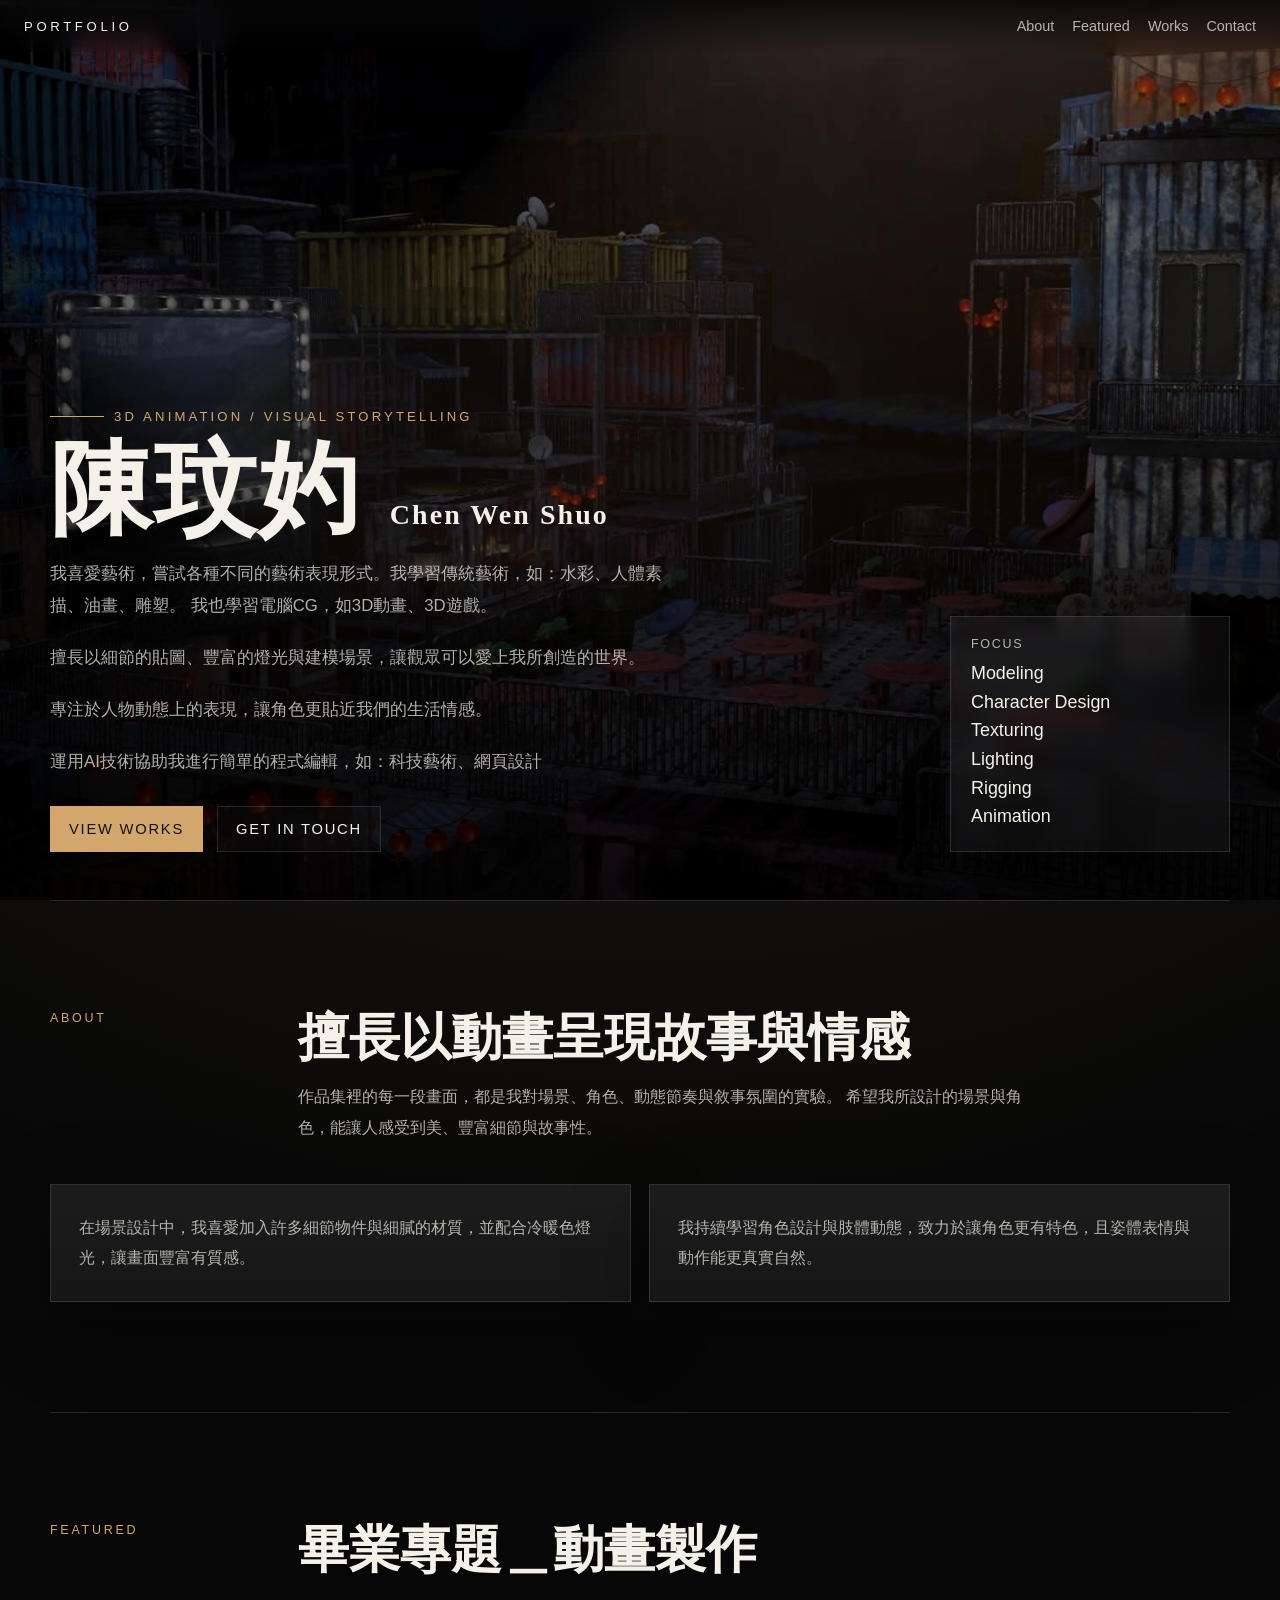
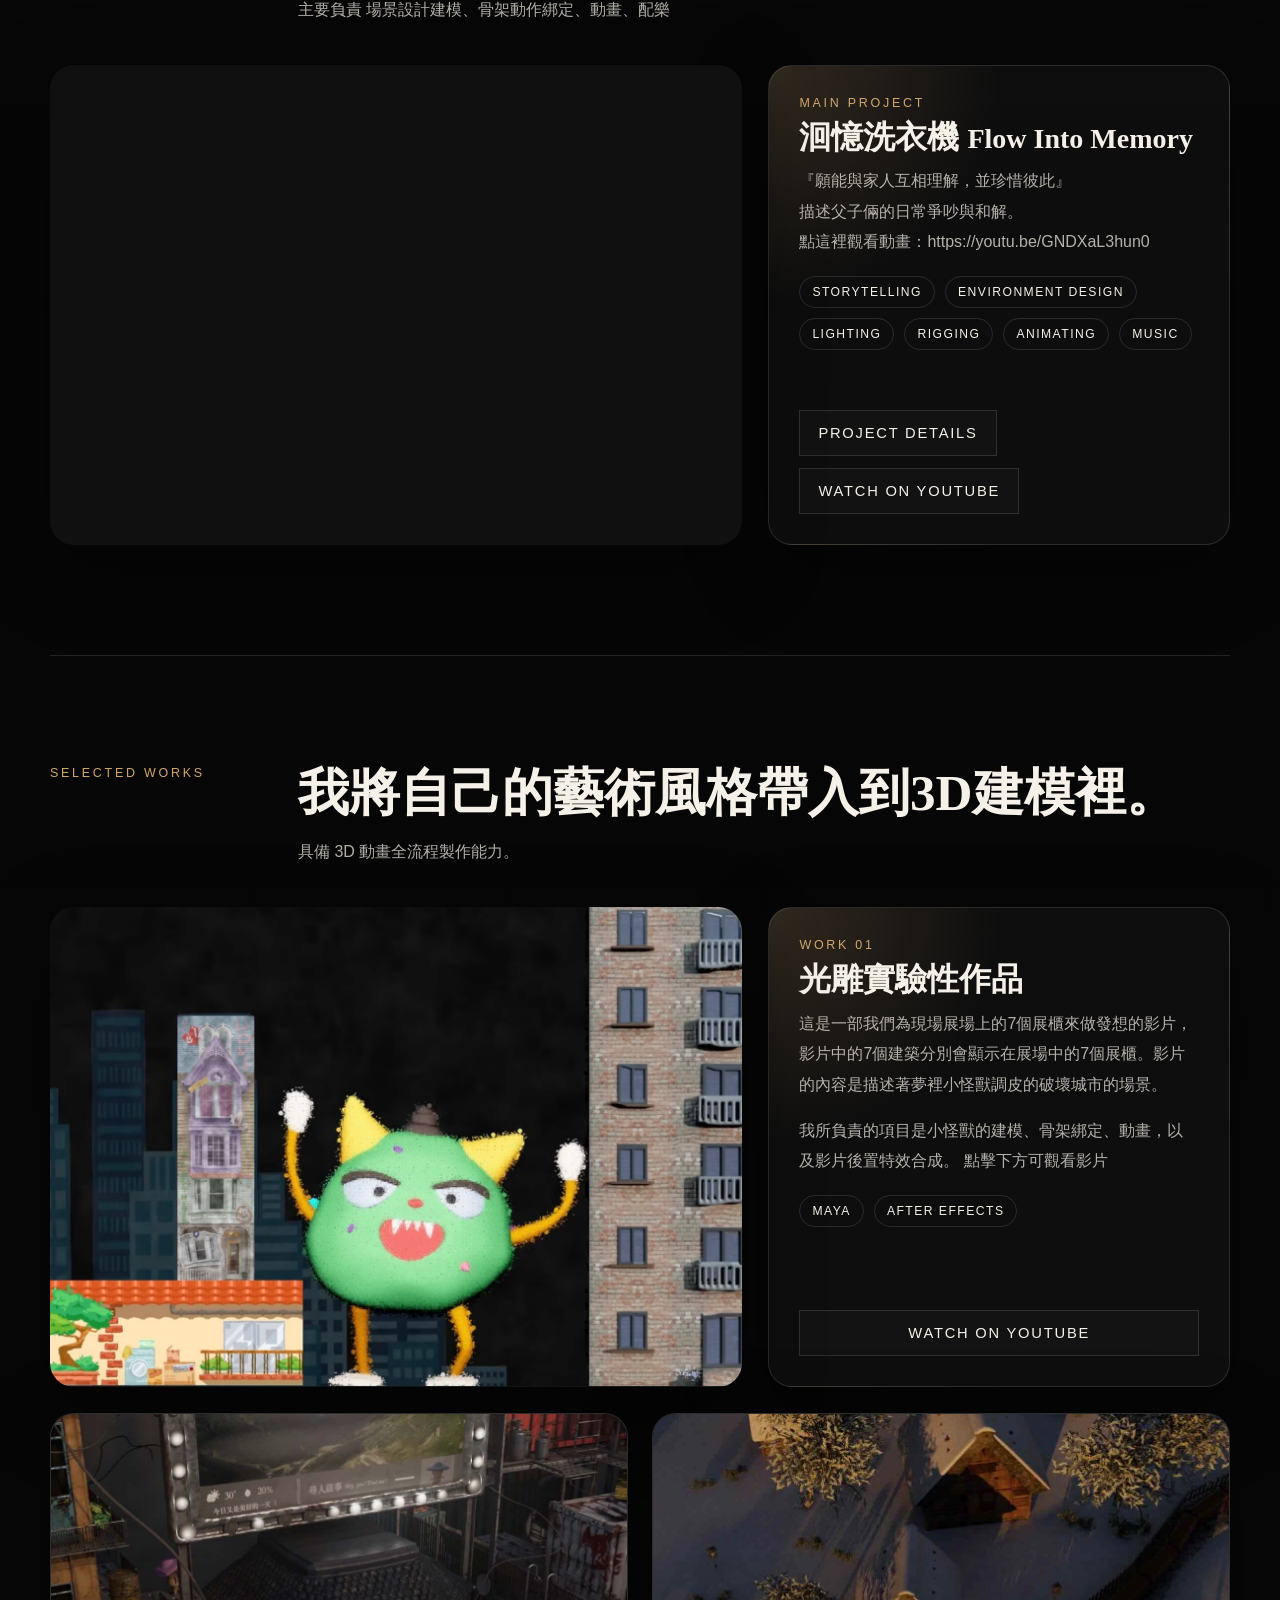
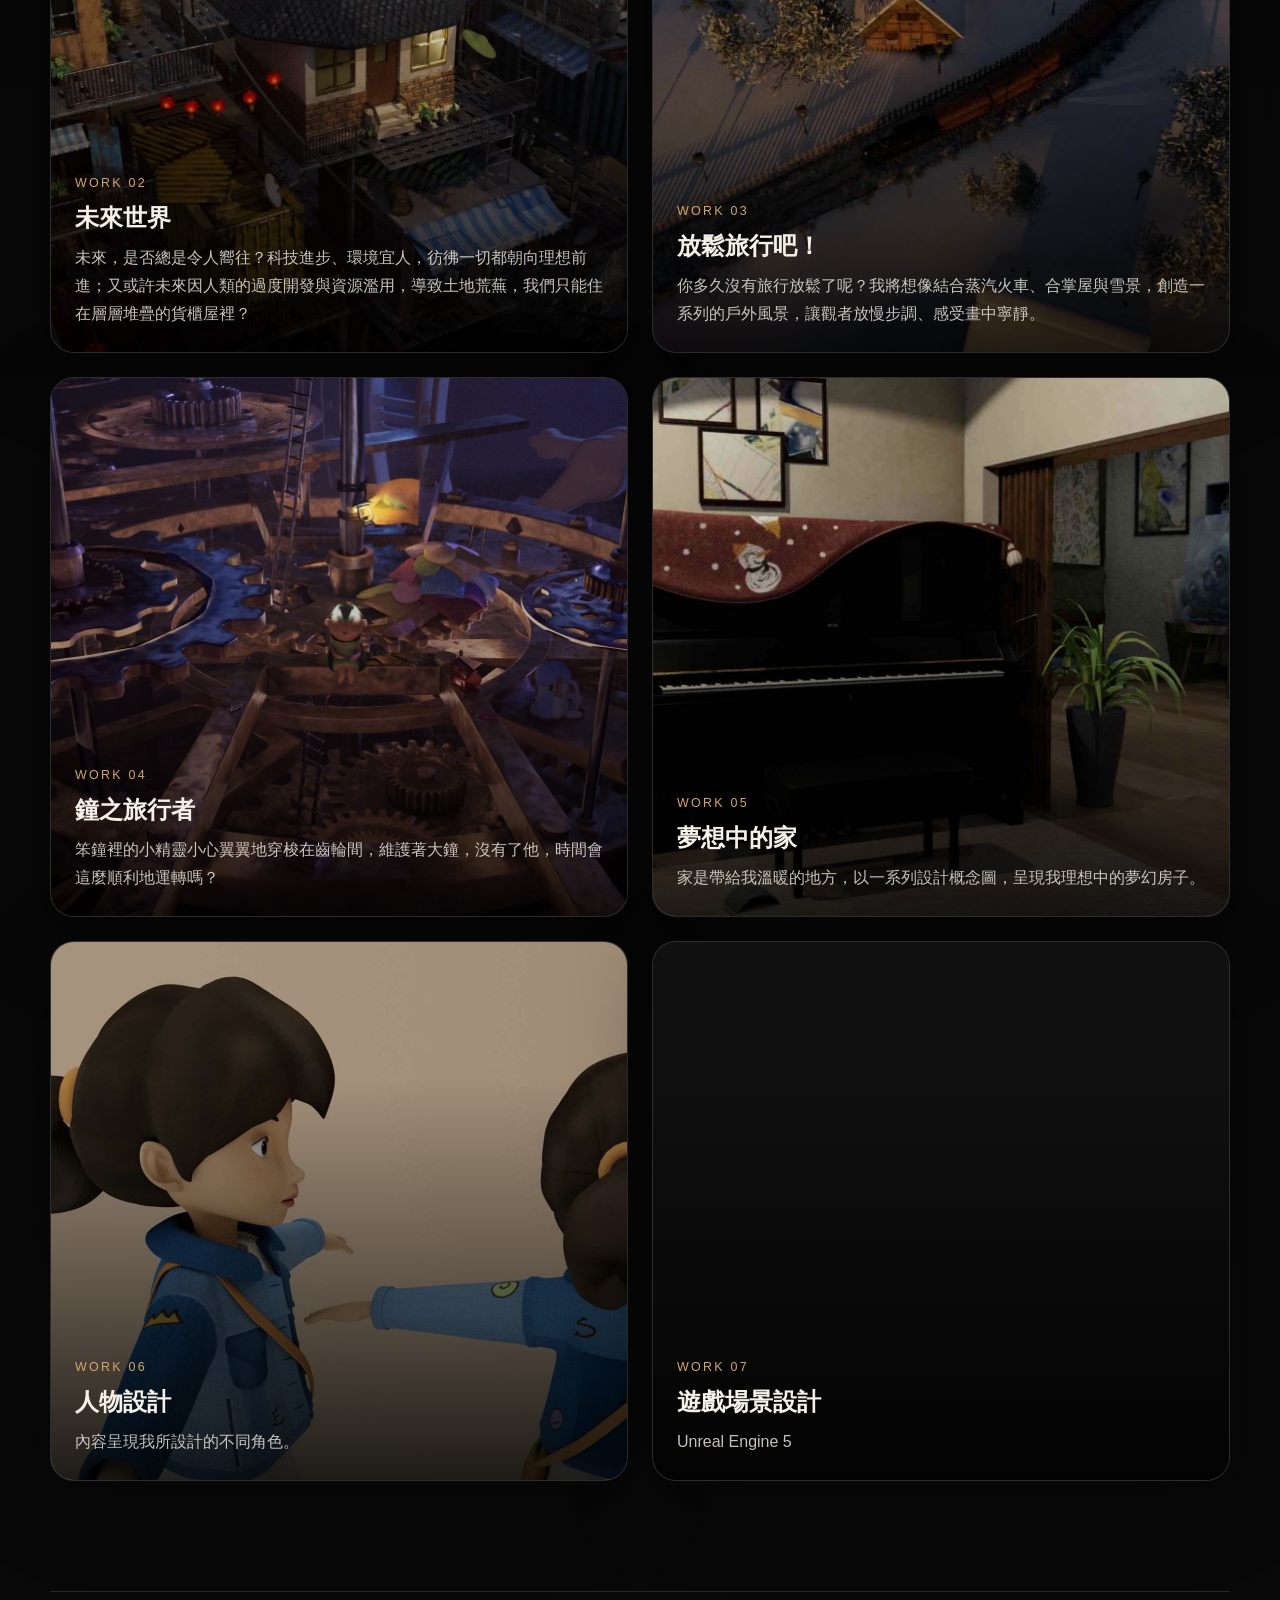
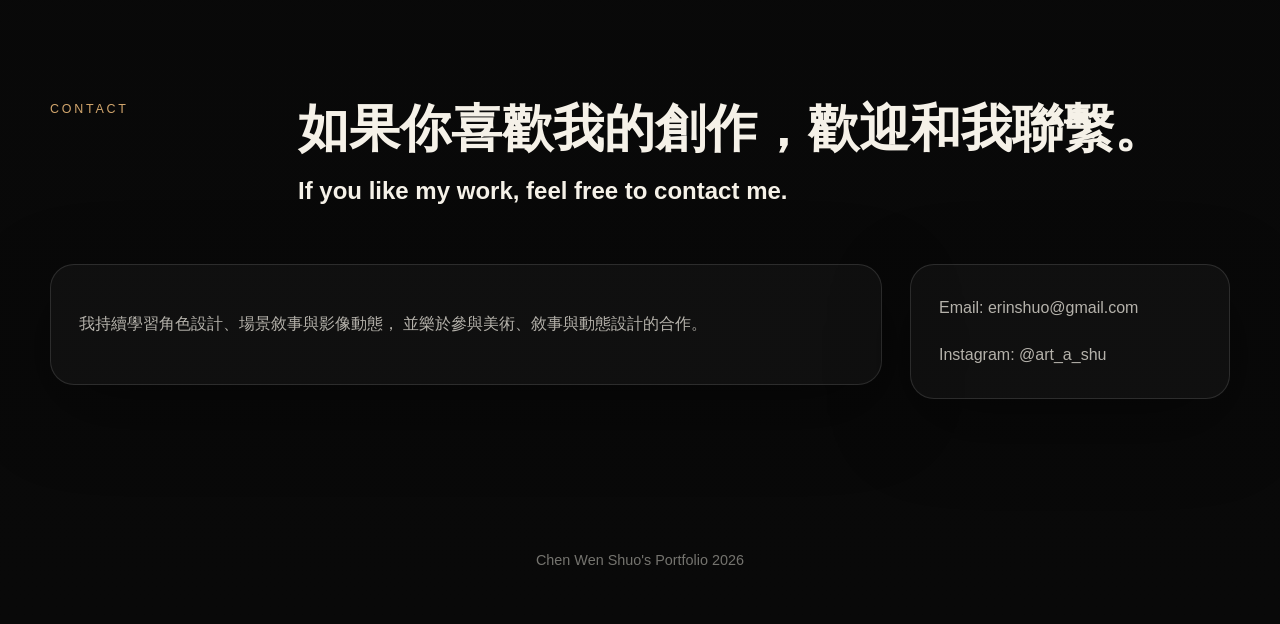
<file: index.html>
<!DOCTYPE html>
<html lang="zh-Hant">
<head>
  <meta charset="UTF-8" />
  <meta name="viewport" content="width=device-width, initial-scale=1.0" />
  <title>Portfolio</title>
  <style>
    :root {
      --bg: #070707;
      --bg-soft: #111111;
      --panel: rgba(255, 255, 255, 0.05);
      --line: rgba(255, 255, 255, 0.12);
      --text: #f5f1e8;
      --muted: rgba(245, 241, 232, 0.72);
      --accent: #d2a66d;
      --accent-soft: rgba(210, 166, 109, 0.18);
      --shadow: 0 24px 80px rgba(0, 0, 0, 0.38);
    }

    * {
      box-sizing: border-box;
    }

    html {
      scroll-behavior: smooth;
    }

    body {
      margin: 0;
      color: var(--text);
      font-family: "Avenir Next", "PingFang TC", "Noto Sans TC", sans-serif;
      background:
        radial-gradient(circle at top, rgba(210, 166, 109, 0.12), transparent 24%),
        linear-gradient(180deg, #0b0b0b 0%, #060606 35%, #090909 100%);
      overflow-x: hidden;
    }

    img,
    video {
      display: block;
      width: 100%;
    }

    a {
      color: inherit;
      text-decoration: none;
    }

    .grain {
      position: fixed;
      inset: 0;
      pointer-events: none;
      opacity: 0.12;
      background-image:
        linear-gradient(rgba(255, 255, 255, 0.03) 1px, transparent 1px),
        linear-gradient(90deg, rgba(255, 255, 255, 0.03) 1px, transparent 1px);
      background-size: 4px 4px;
      mix-blend-mode: soft-light;
      z-index: 10;
    }

    .site-shell {
      position: relative;
      z-index: 1;
    }

    .topbar {
      position: fixed;
      top: 0;
      left: 0;
      width: 100%;
      padding: 18px 24px;
      display: flex;
      justify-content: space-between;
      align-items: center;
      z-index: 20;
      background: linear-gradient(180deg, rgba(7, 7, 7, 0.82), rgba(7, 7, 7, 0));
      backdrop-filter: blur(12px);
    }

    .brand {
      font-size: 0.82rem;
      letter-spacing: 0.28em;
      text-transform: uppercase;
    }

    .nav {
      display: flex;
      gap: 18px;
      font-size: 0.9rem;
      color: var(--muted);
    }

    .hero {
      position: relative;
      min-height: 100vh;
      display: grid;
      align-items: end;
      padding: 112px 24px 48px;
      overflow: hidden;
    }

    .hero-media {
      position: absolute;
      inset: 0;
    }

    .hero-media img,
    .hero-media video {
      height: 100%;
      object-fit: cover;
      filter: saturate(0.82) contrast(1.08);
      transform: scale(1.04);
    }

    .hero-overlay {
      position: absolute;
      inset: 0;
      background:
        linear-gradient(180deg, rgba(0, 0, 0, 0.18) 0%, rgba(0, 0, 0, 0.42) 40%, rgba(0, 0, 0, 0.88) 100%),
        linear-gradient(90deg, rgba(0, 0, 0, 0.45) 0%, rgba(0, 0, 0, 0.08) 50%, rgba(0, 0, 0, 0.35) 100%);
    }

    .hero-content {
      position: relative;
      z-index: 1;
      width: min(1180px, 100%);
      margin: 0 auto;
      display: grid;
      grid-template-columns: minmax(0, 1fr) 280px;
      gap: 32px;
      align-items: end;
    }

    .hero-copy {
      max-width: 760px;
    }

    .eyebrow {
      display: inline-flex;
      align-items: center;
      gap: 10px;
      margin-bottom: 18px;
      color: var(--accent);
      font-size: 0.82rem;
      letter-spacing: 0.24em;
      text-transform: uppercase;
    }

    .eyebrow::before {
      content: "";
      width: 54px;
      height: 1px;
      background: currentColor;
    }

    .hero h1 {
      margin: 0;
      font-family: "Baskerville", "Times New Roman", "Noto Serif TC", serif;
      font-size: clamp(3.2rem, 8vw, 6.8rem);
      line-height: 0.94;
      letter-spacing: 0.02em;
    }

    .hero p {
      max-width: 620px;
      margin: 20px 0 0;
      font-size: 1.05rem;
      line-height: 1.9;
      color: var(--muted);
    }

    .hero-meta {
      padding: 20px;
      border: 1px solid var(--line);
      background: rgba(255, 255, 255, 0.04);
      backdrop-filter: blur(8px);
      box-shadow: var(--shadow);
    }

    .hero-meta span {
      display: block;
      font-size: 0.78rem;
      color: var(--muted);
      letter-spacing: 0.14em;
      text-transform: uppercase;
      margin-bottom: 8px;
    }

    .hero-meta strong {
      display: block;
      font-size: 1.12rem;
      font-weight: 500;
      line-height: 1.6;
    }

    .hero-actions {
      display: flex;
      gap: 14px;
      flex-wrap: wrap;
      margin-top: 28px;
    }

    .button {
      display: inline-flex;
      align-items: center;
      justify-content: center;
      min-width: 148px;
      padding: 14px 18px;
      border: 1px solid transparent;
      font-size: 0.92rem;
      letter-spacing: 0.12em;
      text-transform: uppercase;
      transition: transform 0.3s ease, background-color 0.3s ease, border-color 0.3s ease;
    }

    .button:hover {
      transform: translateY(-2px);
    }

    .button.primary {
      background: var(--accent);
      color: #111;
    }

    .button.secondary {
      border-color: var(--line);
      background: rgba(255, 255, 255, 0.02);
    }

    main {
      width: min(1180px, calc(100% - 48px));
      margin: 0 auto;
    }

    .section {
      padding: 110px 0;
      border-top: 1px solid var(--line);
    }

    .section-head {
      display: grid;
      grid-template-columns: 220px minmax(0, 1fr);
      gap: 28px;
      margin-bottom: 40px;
    }

    .section-label {
      font-size: 0.78rem;
      letter-spacing: 0.22em;
      text-transform: uppercase;
      color: var(--accent);
    }

    .section-title {
      font-family: "Baskerville", "Times New Roman", "Noto Serif TC", serif;
      font-size: clamp(2rem, 4vw, 3.2rem);
      line-height: 1.06;
      margin: 0;
    }

    .section-lead {
      margin: 16px 0 0;
      max-width: 740px;
      color: var(--muted);
      line-height: 1.95;
      font-size: 1rem;
    }

    .statement {
      display: grid;
      grid-template-columns: repeat(2, minmax(0, 1fr));
      gap: 18px;
    }

    .statement-card {
      padding: 28px;
      border: 1px solid var(--line);
      background:
        linear-gradient(180deg, rgba(255, 255, 255, 0.05), rgba(255, 255, 255, 0.02)),
        var(--bg-soft);
      box-shadow: var(--shadow);
    }

    .statement-card p {
      margin: 0;
      color: var(--muted);
      line-height: 1.9;
    }

    .featured {
      display: grid;
      grid-template-columns: minmax(0, 1.2fr) minmax(320px, 0.8fr);
      gap: 26px;
      align-items: stretch;
    }

    .featured-media {
      position: relative;
      min-height: 480px;
      overflow: hidden;
      border-radius: 24px;
      background: #101010;
      box-shadow: var(--shadow);
    }

    .featured-media img,
    .featured-media video {
      height: 100%;
      object-fit: cover;
    }

    .featured-panel {
      display: flex;
      flex-direction: column;
      justify-content: space-between;
      gap: 20px;
      padding: 30px;
      border: 1px solid var(--line);
      border-radius: 24px;
      background:
        radial-gradient(circle at top left, var(--accent-soft), transparent 35%),
        rgba(255, 255, 255, 0.03);
      box-shadow: var(--shadow);
    }

    .featured-panel h3 {
      margin: 10px 0 12px;
      font-family: "Times New Roman", "Noto Serif TC", serif;
      font-size: 2rem;
      line-height: 1.08;
    }

    .featured-panel p {
      margin: 0;
      line-height: 1.9;
      color: var(--muted);
    }

    .featured-tags {
      display: flex;
      flex-wrap: wrap;
      gap: 10px;
      margin-top: 18px;
    }

    .featured-tags span {
      padding: 8px 12px;
      border-radius: 999px;
      border: 1px solid var(--line);
      font-size: 0.76rem;
      letter-spacing: 0.12em;
      text-transform: uppercase;
    }

    .featured-actions {
      display: flex;
      gap: 12px;
      flex-wrap: wrap;
      margin-top: 24px;
    }

    .work-grid {
      display: grid;
      grid-template-columns: repeat(2, minmax(0, 1fr));
      gap: 24px;
    }

    .work-card {
      display: block;
      position: relative;
      min-height: 540px;
      overflow: hidden;
      border-radius: 24px;
      border: 1px solid var(--line);
      background: #101010;
      box-shadow: var(--shadow);
      transform: translateY(0);
      transition: transform 0.45s ease, border-color 0.45s ease;
    }

    .work-card:hover {
      transform: translateY(-8px);
      border-color: rgba(210, 166, 109, 0.45);
    }

    .work-card img,
    .work-card video {
      height: 100%;
      object-fit: cover;
      transition: transform 0.7s ease, filter 0.5s ease;
      filter: saturate(0.88);
    }

    .work-card:hover img,
    .work-card:hover video {
      transform: scale(1.05);
      filter: saturate(1);
    }

    .work-card::after {
      content: "";
      position: absolute;
      inset: 0;
      background: linear-gradient(180deg, rgba(0, 0, 0, 0.02) 25%, rgba(0, 0, 0, 0.82) 100%);
    }

    .work-content {
      position: absolute;
      inset: auto 0 0;
      z-index: 1;
      padding: 24px;
    }

    .work-index {
      display: inline-block;
      margin-bottom: 12px;
      color: var(--accent);
      font-size: 0.78rem;
      letter-spacing: 0.18em;
      text-transform: uppercase;
    }

    .work-content h3 {
      margin: 0 0 10px;
      font-size: 1.5rem;
      font-weight: 600;
    }

    .work-content p {
      margin: 0;
      color: rgba(245, 241, 232, 0.8);
      line-height: 1.75;
    }

    .contact {
      display: grid;
      grid-template-columns: minmax(0, 1fr) 320px;
      gap: 28px;
      align-items: start;
    }

    .contact-panel,
    .contact-list {
      padding: 28px;
      border-radius: 24px;
      border: 1px solid var(--line);
      background: rgba(255, 255, 255, 0.03);
      box-shadow: var(--shadow);
    }

    .contact-panel p,
    .contact-list li {
      color: var(--muted);
      line-height: 1.9;
    }

    .contact-list {
      list-style: none;
      margin: 0;
      padding-left: 28px;
    }

    .contact-list li + li {
      margin-top: 16px;
    }

    footer {
      padding: 28px 24px 42px;
      text-align: center;
      color: rgba(245, 241, 232, 0.46);
      font-size: 0.9rem;
    }

    .fade {
      opacity: 0;
      transform: translateY(36px);
      transition: opacity 0.9s ease, transform 0.9s ease;
    }

    .fade.show {
      opacity: 1;
      transform: translateY(0);
    }

    @media (max-width: 980px) {
      .hero-content,
      .section-head,
      .featured,
      .contact {
        grid-template-columns: 1fr;
      }

      .work-grid,
      .statement {
        grid-template-columns: 1fr;
      }

      .hero {
        align-items: center;
      }

      .hero-meta {
        max-width: 320px;
      }

      .featured-media,
      .work-card {
        min-height: 420px;
      }

    }

    @media (max-width: 720px) {
      .topbar {
        padding: 16px 18px;
      }

      .nav {
        gap: 12px;
        font-size: 0.78rem;
      }

      .hero {
        padding: 96px 18px 30px;
      }

      main {
        width: min(100% - 36px, 1180px);
      }

      .section {
        padding: 84px 0;
      }

      .hero p,
      .section-lead,
      .statement-card p,
      .featured-panel p,
      .work-content p,
      .contact-panel p,
      .contact-list li {
        line-height: 1.75;
      }

      .featured-panel,
      .statement-card,
      .contact-panel,
      .contact-list {
        padding: 22px;
      }

      .featured-media,
      .work-card {
        min-height: 340px;
        border-radius: 20px;
      }

      .button {
        width: 100%;
      }
    }
  </style>
</head>
<body>
  <div class="grain"></div>

  <div class="site-shell">
    <header class="topbar">
      <div class="brand">Portfolio</div>
      <nav class="nav">
        <a href="#about">About</a>
        <a href="#featured">Featured</a>
        <a href="#works">Works</a>
        <a href="#contact">Contact</a>
      </nav>
    </header>

    <section class="hero">
      <div class="hero-media">
        <!-- 影片用這個 -->
        <!--
        <video autoplay muted loop playsinline>
          <source src="你的影片.mp4" type="video/mp4" />
        </video>
        -->

        <!-- 圖片用這個 -->
        <img src="pictures/myfutureworld-1.jpeg" alt="Hero visual" />
      </div>

      <div class="hero-overlay"></div>

      <div class="hero-content fade show">
        <div class="hero-copy">
          <div class="eyebrow">3D Animation / Visual Storytelling</div>
          <h1>陳玟妁
 	  <span style="font-size: 28px;">Chen Wen Shuo</span>
	  </h1>
          <p>
            我喜愛藝術，嘗試各種不同的藝術表現形式。我學習傳統藝術，如：水彩、人體素描、油畫、雕塑。
	    我也學習電腦CG，如3D動畫、3D遊戲。</p>
	  <p>
	    擅長以細節的貼圖、豐富的燈光與建模場景，讓觀眾可以愛上我所創造的世界。</p>
	  <p>專注於人物動態上的表現，讓角色更貼近我們的生活情感。</p>	
	  <p>運用AI技術協助我進行簡單的程式編輯，如：科技藝術、網頁設計</p>	
          
          <div class="hero-actions">
            <a class="button primary" href="#featured">View Works</a>
            <a class="button secondary" href="#contact">Get In Touch</a>
          </div>
        </div>

        <aside class="hero-meta">
          <span>Focus</span>
          <strong>Modeling</strong>
          <strong>Character Design</strong>
	  <strong>Texturing</strong>
	  <strong>Lighting</strong>
	  <strong>Rigging</strong>
          <strong>Animation</strong>
        </aside>
      </div>
    </section>

    <main>
      <section class="section fade" id="about">
        <div class="section-head">
          <div class="section-label">About</div>
          <div>
            <h2 class="section-title">擅長以動畫呈現故事與情感</h2>
            <p class="section-lead">
              作品集裡的每一段畫面，都是我對場景、角色、動態節奏與敘事氛圍的實驗。
              希望我所設計的場景與角色，能讓人感受到美、豐富細節與故事性。
            </p>
          </div>
        </div>

        <div class="statement">
          <article class="statement-card">
            <p>
              在場景設計中，我喜愛加入許多細節物件與細膩的材質，並配合冷暖色燈光，讓畫面豐富有質感。
            </p>
          </article>
          <article class="statement-card">
            <p>
              我持續學習角色設計與肢體動態，致力於讓角色更有特色，且姿體表情與動作能更真實自然。
            </p>
          </article>
        </div>
      </section>

      <section class="section fade" id="featured">
        <div class="section-head">
          <div class="section-label">Featured</div>
          <div>
            <h2 class="section-title">畢業專題＿動畫製作</h2>
            <p class="section-lead">
              主要負責 場景設計建模、骨架動作綁定、動畫、配樂
            </p>
          </div>
        </div>

        <div class="featured">
          <div class="featured-media">
            <video autoplay muted loop playsinline aria-label="Featured project video">
              <source src="pictures/video2.mp4" type="video/mp4" />
            </video>
          </div>

          <article class="featured-panel">
            <div>
              <div class="section-label">Main Project</div>
              <h3>洄憶洗衣機
 	  <span style="font-size: 28px;">Flow Into Memory</span>
	  </h3>
              <p>
		『願能與家人互相理解，並珍惜彼此』</p> <p>描述父子倆的日常爭吵與和解。</p>
 		<p>
  		<a href="https://youtu.be/GNDXaL3hun0" target="_blank" rel="noopener noreferrer">
  		點這裡觀看動畫：https://youtu.be/GNDXaL3hun0
		</a>

              </p>
              <div class="featured-tags">
		<span>Storytelling</span>
                <span>Environment Design</span>
                <span>Lighting</span>
                <span>Rigging</span>
		<span>Animating</span>
         	<span>Music</span>
                
              </div>
            </div>

            <div class="featured-actions">
              <a class="button secondary" href="graduate-project.html">Project Details</a>
              <a class="button secondary" href="https://youtu.be/GNDXaL3hun0" target="_blank" rel="noopener noreferrer">Watch on YouTube</a>
            </div>
          </article>
        </div>
      </section>

      <section class="section fade" id="works">
        <div class="section-head">
          <div>
            <div class="section-label">Selected Works</div>
          </div>
          <div>
            <h2 class="section-title">我將自己的藝術風格帶入到3D建模裡。</h2>
            <p class="section-lead">
              具備 3D 動畫全流程製作能力。
            </p>
          </div>
        </div>

        <div class="featured" style="margin-bottom: 26px;">
          <a class="featured-media" href="https://youtu.be/qQBTDyTxQHY" target="_blank" rel="noopener noreferrer" aria-label="觀看 Work 01 影片">
            <img src="pictures/小怪獸.jpg" alt="小怪獸" />
          </a>

          <article class="featured-panel">
            <div>
              <div class="section-label">Work 01</div>
              <h3>光雕實驗性作品
              </h3>
              <p>
                這是一部我們為現場展場上的7個展櫃來做發想的影片，影片中的7個建築分別會顯示在展場中的7個展櫃。影片的內容是描述著夢裡小怪獸調皮的破壞城市的場景。
              </p>
              <p style="margin-top: 16px;">
                <a href="https://youtu.be/qQBTDyTxQHY" target="_blank" rel="noopener noreferrer">
                  我所負責的項目是小怪獸的建模、骨架綁定、動畫，以及影片後置特效合成。
點擊下方可觀看影片
                </a>
              </p>
              <div class="featured-tags">
                <span>Maya</span>
                <span>After Effects</span>
                
              </div>
            </div>

            <a class="button secondary" href="https://youtu.be/qQBTDyTxQHY" target="_blank" rel="noopener noreferrer">Watch on YouTube</a>
          </article>
        </div>

        <div class="work-grid">
          <a class="work-card" href="project-01.html">
            <img src="pictures/myfutureworld-3.jpeg" alt="作品1" />
            <div class="work-content">
              <span class="work-index">Work 02</span>
              <h3>未來世界</h3>
              <p>未來，是否總是令人嚮往？科技進步、環境宜人，彷彿一切都朝向理想前進；又或許未來因人類的過度開發與資源濫用，導致土地荒蕪，我們只能住在層層堆疊的貨櫃屋裡？</p>
            </div>
          </a>

          <a class="work-card" href="project-02.html">
            <img src="pictures/train6.jpeg" alt="作品2" />
            <div class="work-content">
              <span class="work-index">Work 03</span>
              <h3>放鬆旅行吧！</h3>
              <p>你多久沒有旅行放鬆了呢？我將想像結合蒸汽火車、合掌屋與雪景，創造一系列的戶外風景，讓觀者放慢步調、感受畫中寧靜。</p>
            </div>
          </a>

          <a class="work-card" href="project-03.html">
            <img src="pictures/exotic4.jpeg" alt="作品 3" />
            <div class="work-content">
              <span class="work-index">Work 04</span>
              <h3>鐘之旅行者</h3>
              <p>笨鐘裡的小精靈小心翼翼地穿梭在齒輪間，維護著大鐘，沒有了他，時間會這麼順利地運轉嗎？</p>
            </div>
          </a>

          <a class="work-card" href="project-04.html">
            <img src="pictures/house5.jpeg" alt="作品4" />
            <div class="work-content">
              <span class="work-index">Work 05</span>
              <h3>夢想中的家</h3>
              <p>家是帶給我溫暖的地方，以一系列設計概念圖，呈現我理想中的夢幻房子。</p>
            </div>
          </a>

          <a class="work-card" href="project-05.html">
            <img src="pictures/girl3.jpeg" alt="作品5" />
            <div class="work-content">
              <span class="work-index">Work 06</span>
              <h3>人物設計</h3>
              <p>內容呈現我所設計的不同角色。</p>
            </div>
          </a>

          <a class="work-card" href="project-06.html">
            <video autoplay muted loop playsinline aria-label="作品6">
              <source src="pictures/game1-2.mp4" type="video/mp4" />
            </video>
            <div class="work-content">
              <span class="work-index">Work 07</span>
              <h3>遊戲場景設計</h3>
              <p>Unreal Engine 5</p>
            </div>
          </a>

        </div>

      </section>

      <section class="section fade" id="contact">
        <div class="section-head">
          <div class="section-label">Contact</div>
          <div>
            <h2 class="section-title">如果你喜歡我的創作，歡迎和我聯繫。</h2>
            <p class="section-lead">
             <h2>If you like my work, feel free to contact me.</h2>
            </p>
          </div>
        </div>

        <div class="contact">
          <div class="contact-panel">
            <p>
              我持續學習角色設計、場景敘事與影像動態，
              並樂於參與美術、敘事與動態設計的合作。
            </p>
          </div>

          <ul class="contact-list">
            <li>Email: erinshuo@gmail.com</li>
            <li>Instagram: @art_a_shu</li>
          </ul>
        </div>
      </section>
    </main>

    <footer>
      <p>Chen Wen Shuo's Portfolio 2026</p>
    </footer>
  </div>

  <script>
    const observer = new IntersectionObserver((entries) => {
      entries.forEach((entry) => {
        if (entry.isIntersecting) {
          entry.target.classList.add("show");
        }
      });
    }, {
      threshold: 0.18
    });

    document.querySelectorAll(".fade").forEach((element) => {
      observer.observe(element);
    });

    const resumePortfolioVideos = () => {
      document.querySelectorAll("video").forEach((video) => {
        video.muted = true;
        const playPromise = video.play();
        if (playPromise && typeof playPromise.catch === "function") {
          playPromise.catch(() => {});
        }
      });
    };

    window.addEventListener("pageshow", resumePortfolioVideos);
    document.addEventListener("visibilitychange", () => {
      if (!document.hidden) {
        resumePortfolioVideos();
      }
    });

    resumePortfolioVideos();
  </script>
</body>
</html>
</file>
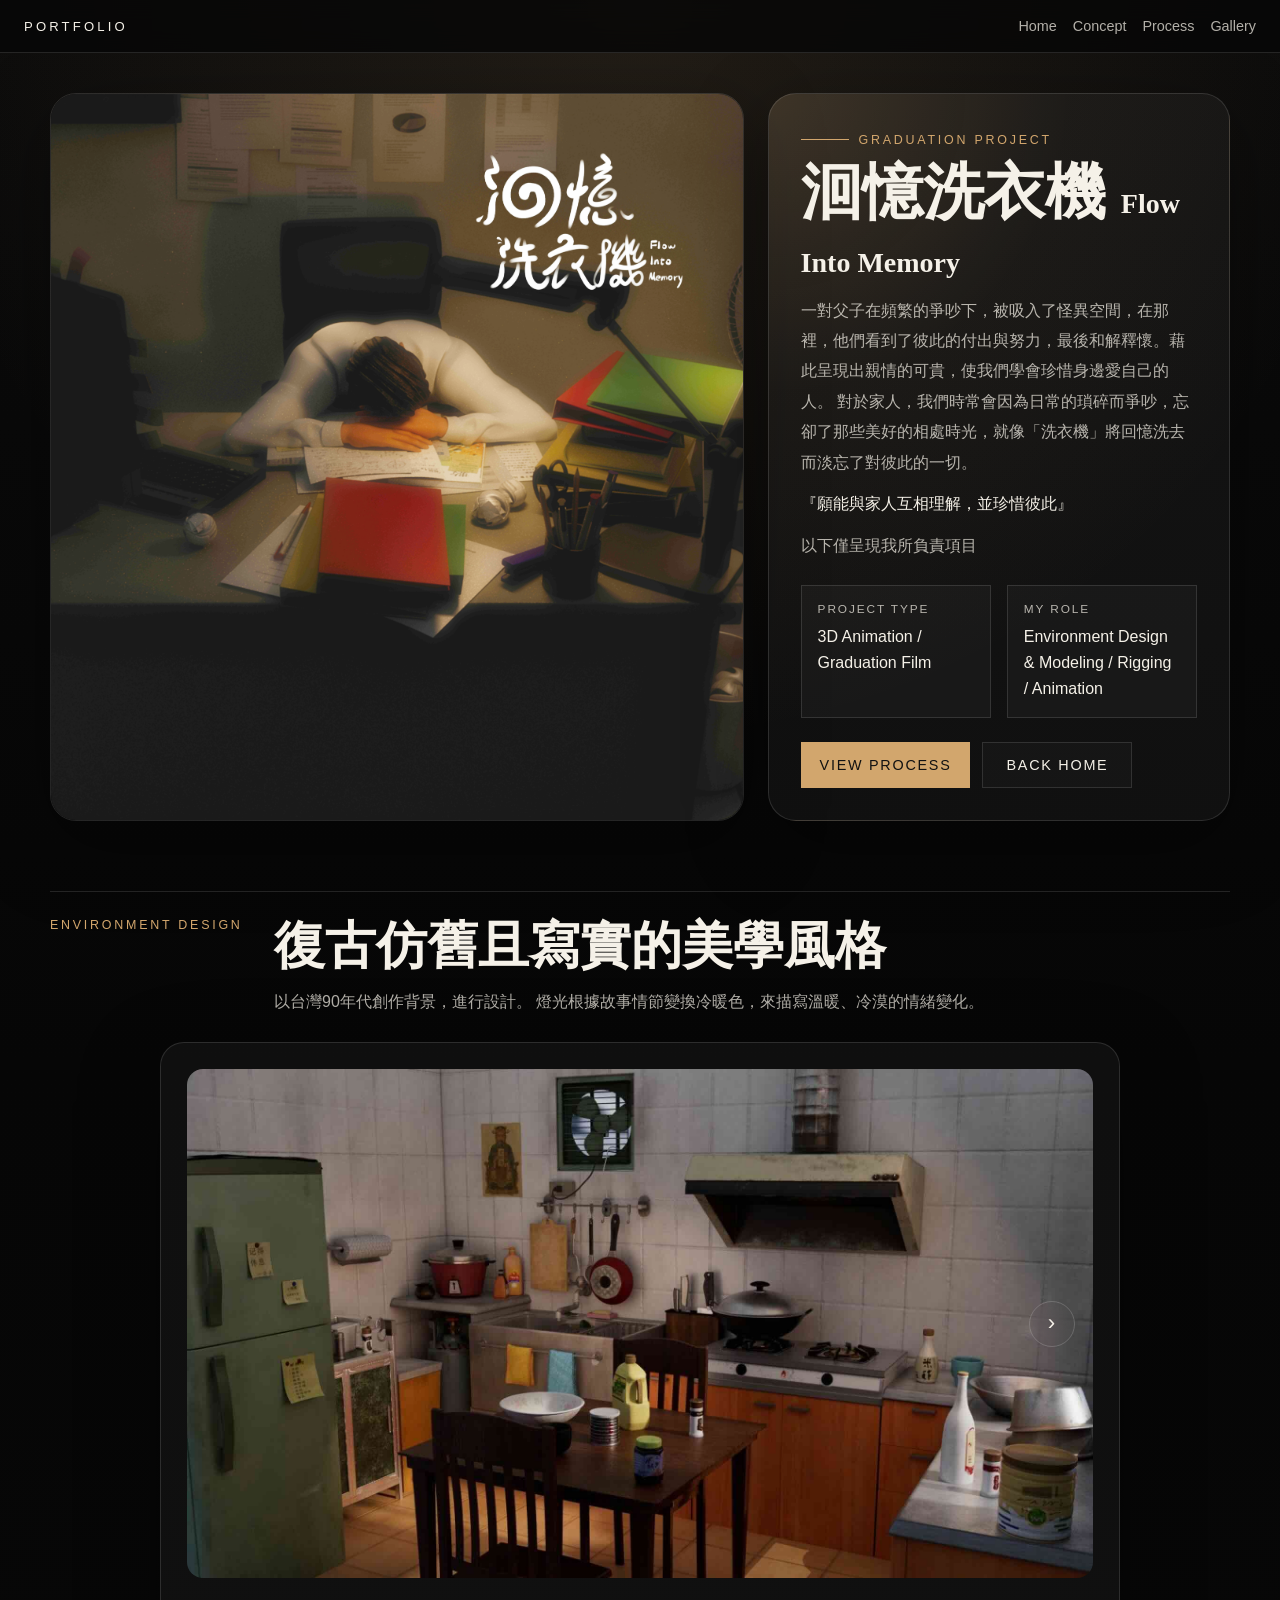
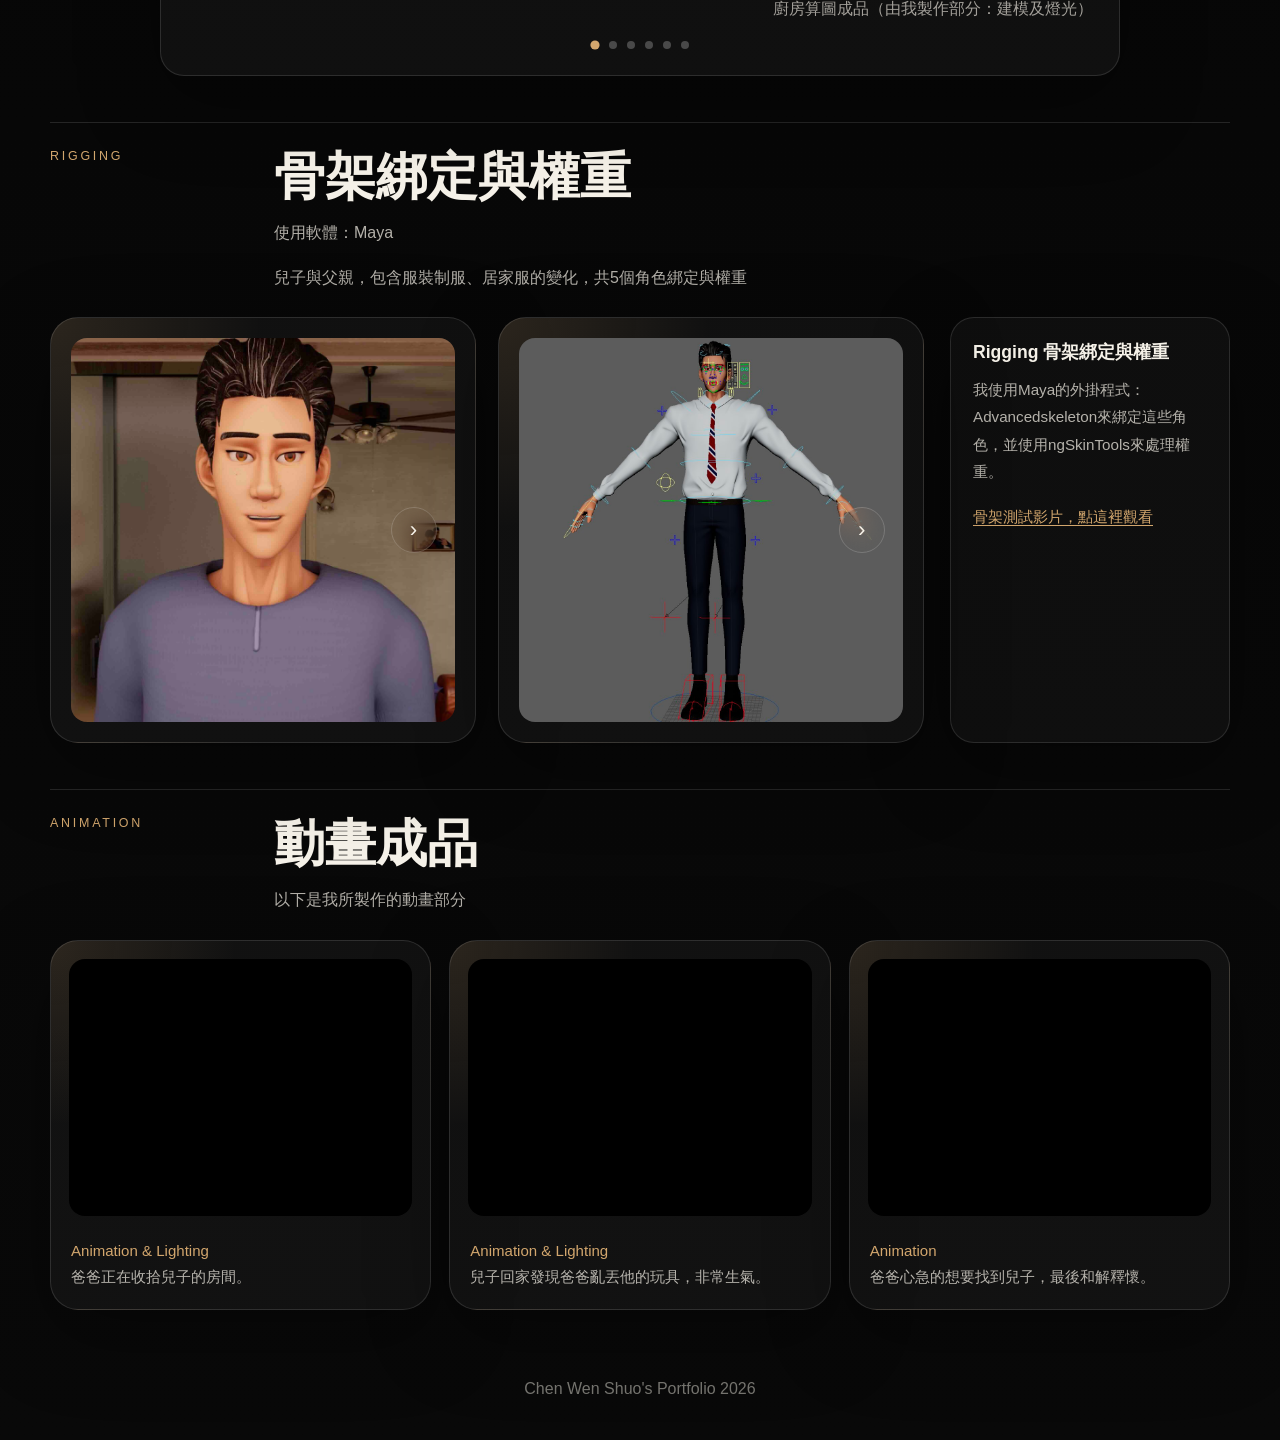
<file: graduate-project.html>
<!DOCTYPE html>
<html lang="zh-Hant">
<head>
  <meta charset="UTF-8" />
  <meta name="viewport" content="width=device-width, initial-scale=1.0" />
  <title>畢業製作 | Portfolio</title>
  <link rel="stylesheet" href="project-pages.css" />
</head>
<body>
  <header class="topbar">
    <div class="brand">Portfolio</div>
    <nav class="topbar-nav">
      <a href="index.html">Home</a>
      <a href="#concept">Concept</a>
      <a href="#process">Process</a>
      <a href="#gallery">Gallery</a>
    </nav>
  </header>

  <section class="hero">
    <div class="hero-media">
      <img src="pictures/memory2.jpeg" alt="主題大圖" />
    </div>

    <div class="hero-panel">
      <div class="eyebrow">Graduation Project</div>
      <h1>洄憶洗衣機
 	  <span style="font-size: 28px;">Flow Into Memory</span>
	  </h1>
      <p class="lead">
        一對父子在頻繁的爭吵下，被吸入了怪異空間，在那裡，他們看到了彼此的付出與努力，最後和解釋懷。藉此呈現出親情的可貴，使我們學會珍惜身邊愛自己的人。

 對於家人，我們時常會因為日常的瑣碎而爭吵，忘卻了那些美好的相處時光，就像「洗衣機」將回憶洗去而淡忘了對彼此的一切。 </p>

	<p>『願能與家人互相理解，並珍惜彼此』</p>
	<p class="lead">以下僅呈現我所負責項目</p>

      <div class="meta">
        <div class="meta-card">
          <span>Project Type</span>
          <strong>3D Animation / Graduation Film</strong>
        </div>
        <div class="meta-card">
          <span>My Role</span>
          <strong>Environment Design & Modeling / Rigging / Animation </strong>
        </div>
      </div>

      <div class="actions">
        <a class="button primary" href="#Environment design">View Process</a>
        <a class="button secondary" href="index.html">Back Home</a>
      </div>
    </div>
  </section>

  <main>
    <section class="section" id="Environment design">
      <div class="section-head">
        <div class="section-label">Environment design</div>
        <div>
          <h2 class="section-title">復古仿舊且寫實的美學風格</h2>
          <p class="section-lead">
            以台灣90年代創作背景，進行設計。
	  燈光根據故事情節變換冷暖色，來描寫溫暖、冷漠的情緒變化。
          </p>
        </div>
      </div>

      <div>
        <article class="panel panel--image image-carousel" data-carousel>
          <div class="carousel-frame">
            <div class="carousel-slide is-active" data-caption="廚房算圖成品（由我製作部分：建模及燈光）">
              <img class="carousel-image" src="pictures/memory3.jpeg" alt="畢業製作環境設計圖 1" />
            </div>
            <div class="carousel-slide" data-caption="廚房設計草圖">
              <img class="carousel-image" src="pictures/memory4.jpeg" alt="畢業製作環境設計圖 2" />
            </div>
            <div class="carousel-slide" data-caption="場景建模佈線">
              <img class="carousel-image" src="pictures/memory5.jpeg" alt="畢業製作環境設計圖 3" />
            </div>
            <div class="carousel-slide" data-caption="洗衣間與陽台設計草圖">
              <img class="carousel-image" src="pictures/memory6.jpeg" alt="畢業製作環境設計圖 4" />
            </div>
            <div class="carousel-slide" data-caption="廚房另一側設計草圖">
              <img class="carousel-image" src="pictures/memory7.jpeg" alt="畢業製作環境設計圖 5" />
            </div>
            <button class="carousel-button" type="button" aria-label="下一張圖片">›</button>
          </div>
          <div class="carousel-caption">廚房算圖成品（由我製作部分：建模及燈光）</div>
          <div class="carousel-dots" aria-hidden="true">
            <span class="carousel-dot is-active"></span>
            <span class="carousel-dot"></span>
            <span class="carousel-dot"></span>
            <span class="carousel-dot"></span>
            <span class="carousel-dot"></span>
            <span class="carousel-dot"></span>
          </div>
        </article>
      </div>
    </section>

    <section class="section" id="Rigging">
      <div class="section-head">
        <div class="section-label">Rigging</div>
        <div>
          <h2 class="section-title">骨架綁定與權重</h2>
          <p class="section-lead">
            使用軟體：Maya
          </p>
	  <p class="section-lead">
	  兒子與父親，包含服裝制服、居家服的變化，共5個角色綁定與權重</p>
        </div>
      </div>

      <div class="video-layout">
        <div class="rigging-media">
          <div class="rigging-image image-carousel" data-carousel>
            <div class="carousel-frame">
              <div class="carousel-slide is-active">
                <img src="pictures/memory9.jpg" alt="Rigging 圖片 1" />
              </div>
              <div class="carousel-slide">
                <img src="pictures/memory10.jpg" alt="Rigging 圖片 1-2" />
              </div>
              <div class="carousel-slide">
                <img src="pictures/memory11.jpg" alt="Rigging 圖片 1-3" />
              </div>
              <button class="carousel-button" type="button" aria-label="下一張圖片">›</button>
            </div>
          </div>

          <div class="rigging-image image-carousel" data-carousel>
            <div class="carousel-frame">
              <div class="carousel-slide is-active">
                <img src="pictures/memory12.jpg" alt="Rigging 圖片 2" />
              </div>
              <div class="carousel-slide">
                <img src="pictures/memory13.jpg" alt="Rigging 圖片 2-2" />
              </div>
              <div class="carousel-slide">
                <img src="pictures/memory14.jpg" alt="Rigging 圖片 2-3" />
              </div>
              <button class="carousel-button" type="button" aria-label="下一張圖片">›</button>
            </div>
          </div>
        </div>

        <article class="video-note">
          <h3>Rigging 骨架綁定與權重</h3>
          <p>
            我使用Maya的外掛程式：Advancedskeleton來綁定這些角色，並使用ngSkinTools來處理權重。
          </p>
          <p style="margin-top: 18px;">
            <a href="https://youtu.be/OiiVDNYdE-Q" target="_blank" rel="noopener noreferrer">骨架測試影片，點這裡觀看</a>
          </p>
        </article>
      </div>
    </section>

    <section class="section" id="gallery">
      <div class="section-head">
        <div class="section-label">Animation</div>
        <div>
          <h2 class="section-title">動畫成品</h2>
          <p class="section-lead">
            以下是我所製作的動畫部分
          </p>
        </div>
      </div>

      <div class="Animation">
        <figure>
          <video autoplay muted loop playsinline>
            <source src="pictures/video1.mp4" type="video/mp4" />
          </video>
          <figcaption><span class="accent-note">Animation & Lighting</span>爸爸正在收拾兒子的房間。</figcaption>
        </figure>
        <figure>
          <video autoplay muted loop playsinline>
            <source src="pictures/video2.mp4" type="video/mp4" />
          </video>
          <figcaption><span class="accent-note">Animation & Lighting</span>兒子回家發現爸爸亂丟他的玩具，非常生氣。</figcaption>
        </figure>
        <figure>
          <video autoplay muted loop playsinline>
            <source src="pictures/video3.mp4" type="video/mp4" />
          </video>
          <figcaption><span class="accent-note">Animation</span>爸爸心急的想要找到兒子，最後和解釋懷。</figcaption>
        </figure>
      </div>
    </section>
  </main>

  <footer>Chen Wen Shuo's Portfolio 2026</footer>

  <script>
    const carousels = document.querySelectorAll("[data-carousel]");

    carousels.forEach((carousel) => {
      const slides = carousel.querySelectorAll(".carousel-slide");
      const dots = carousel.querySelectorAll(".carousel-dot");
      const button = carousel.querySelector(".carousel-button");
      const caption = carousel.querySelector(".carousel-caption");
      let currentIndex = 0;

      const renderCarousel = () => {
        slides.forEach((slide, index) => {
          slide.classList.toggle("is-active", index === currentIndex);
        });

        dots.forEach((dot, index) => {
          dot.classList.toggle("is-active", index === currentIndex);
        });

        if (caption) {
          caption.textContent = slides[currentIndex].dataset.caption || "";
        }
      };

      if (button) {
        button.addEventListener("click", () => {
          currentIndex = (currentIndex + 1) % slides.length;
          renderCarousel();
        });
      }
    });
  </script>
</body>
</html>
</file>
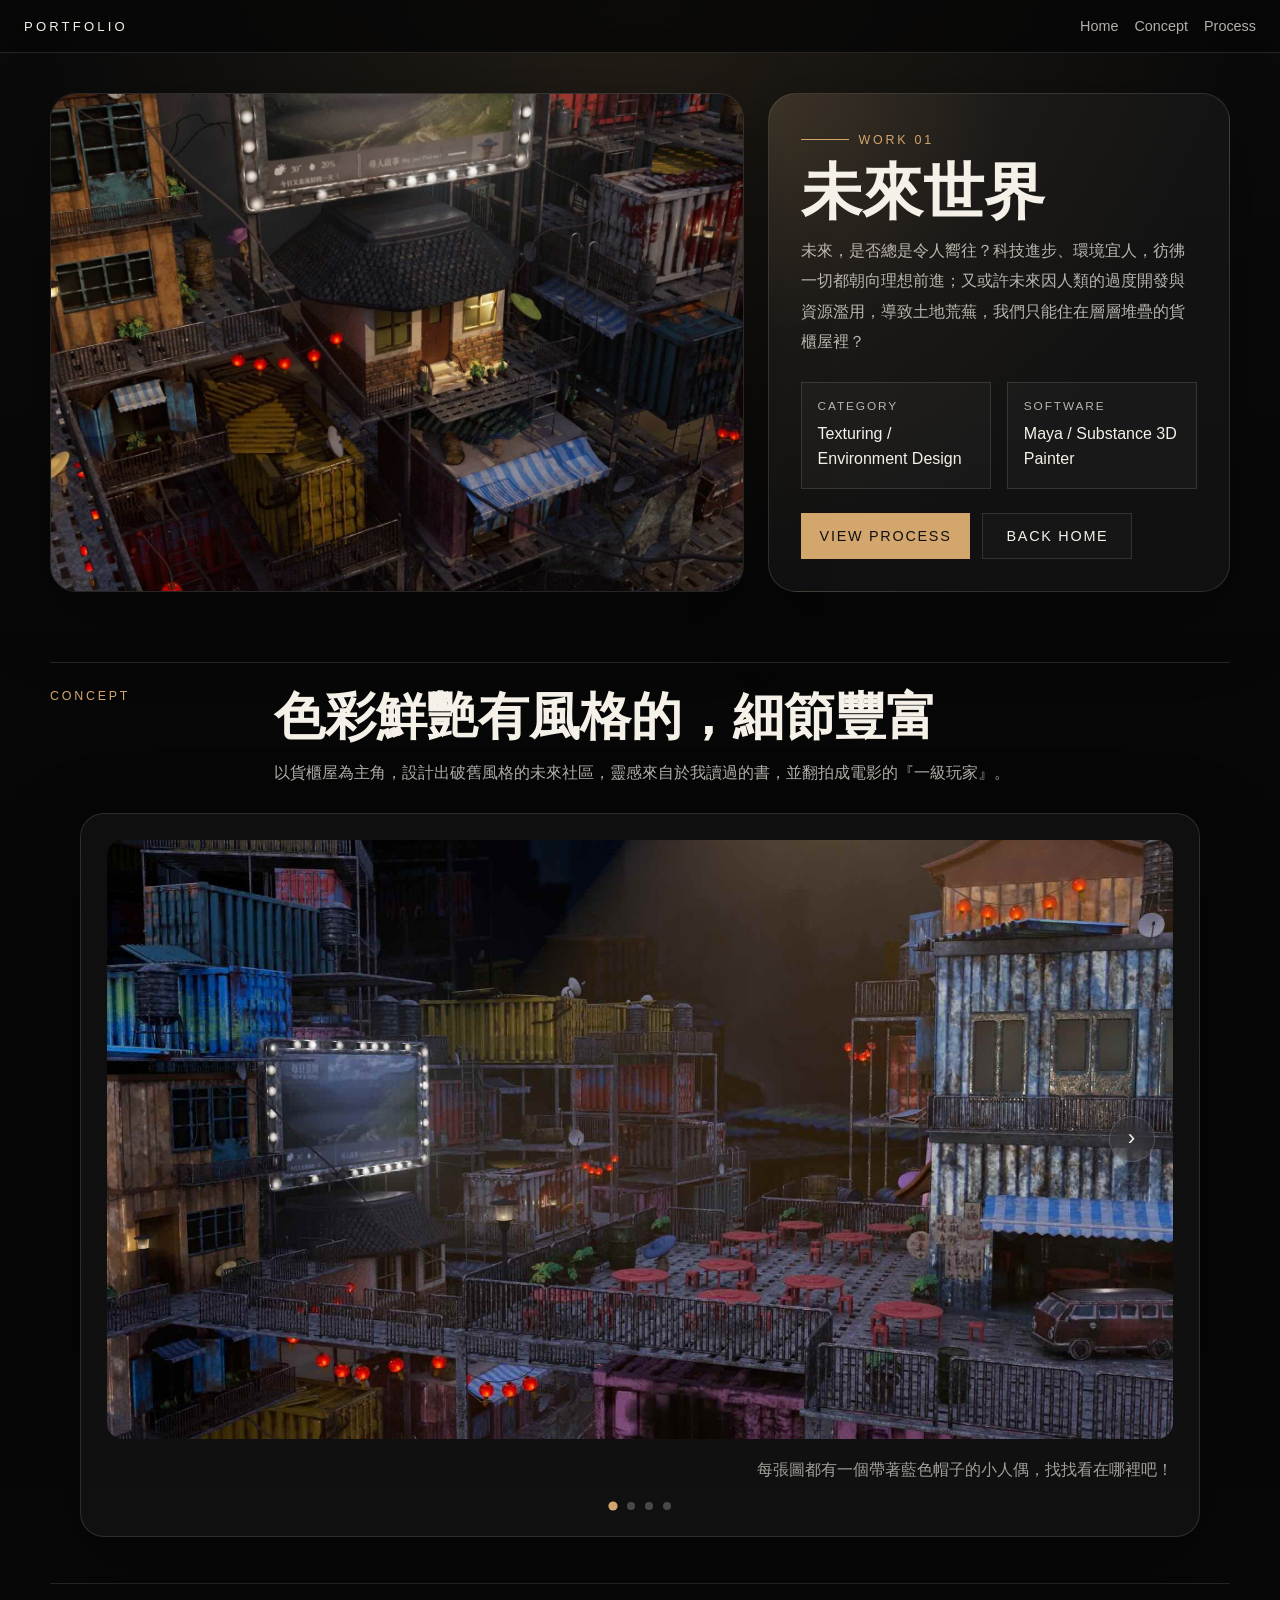
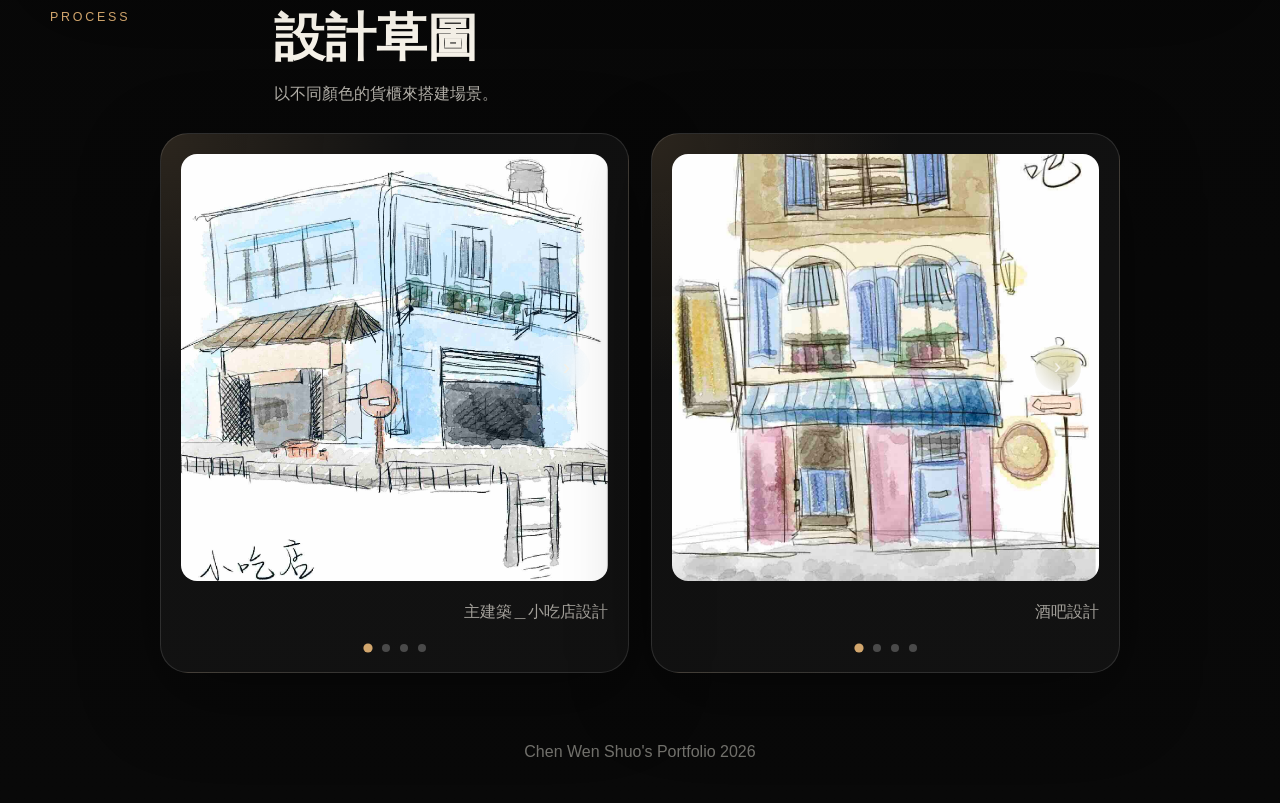
<file: project-01.html>
<!DOCTYPE html>
<html lang="zh-Hant">
<head>
  <meta charset="UTF-8" />
  <meta name="viewport" content="width=device-width, initial-scale=1.0" />
  <title>未來世界 | Portfolio</title>
  <link rel="stylesheet" href="project-pages.css" />
</head>
<body>
  <header class="topbar">
    <div class="brand">Portfolio</div>
    <nav class="topbar-nav">
      <a href="index.html">Home</a>
      <a href="#concept">Concept</a>
      <a href="#process">Process</a>
    </nav>
  </header>

  <section class="hero">
    <div class="hero-media">
      <img src="pictures/myfutureworld-3.jpeg" alt="未來世界" />
    </div>
    <div class="hero-panel">
      <div class="eyebrow">Work 01</div>
      <h1>未來世界</h1>
      <p class="lead">未來，是否總是令人嚮往？科技進步、環境宜人，彷彿一切都朝向理想前進；又或許未來因人類的過度開發與資源濫用，導致土地荒蕪，我們只能住在層層堆疊的貨櫃屋裡？</p>
      <div class="meta">
        <div class="meta-card">
          <span>Category</span>
          <strong>Texturing / Environment Design</strong>
        </div>
        <div class="meta-card">
          <span>Software</span>
          <strong>Maya / Substance 3D Painter </strong>
        </div>
      </div>
      <div class="actions">
        <a class="button primary" href="#concept">View Process</a>
        <a class="button secondary" href="index.html">Back Home</a>
      </div>
    </div>
  </section>

  <main>
    <section class="section" id="concept">
      <div class="section-head">
        <div class="section-label">Concept</div>
        <div>
          <h2 class="section-title">色彩鮮艷有風格的，細節豐富</h2>
          <p class="section-lead">以貨櫃屋為主角，設計出破舊風格的未來社區，靈感來自於我讀過的書，並翻拍成電影的『一級玩家』。</p>
        </div>
      </div>
      <div>
        <article class="panel panel--image panel--image-wide image-carousel carousel-16x9" data-carousel>
          <div class="carousel-frame">
            <div class="carousel-slide is-active" data-caption="每張圖都有一個帶著藍色帽子的小人偶，找找看在哪裡吧！">
              <img src="pictures/myfutureworld-1.jpeg" alt="未來世界圖 1" />
            </div>
            <div class="carousel-slide" data-caption="以燈籠來表現中式特色，增加畫面豐富度">
              <img src="pictures/myfutureworld-2.jpeg" alt="未來世界圖 2" />
            </div>
            <div class="carousel-slide" data-caption="透過畫面裡的大招牌，透露出『找藍色小人偶』的訊息">
              <img src="pictures/myfutureworld-3.jpeg" alt="未來世界圖 3" />
            </div>
            <div class="carousel-slide" data-caption="大家有找到嗎～">
              <img src="pictures/myfutureworld-4.jpeg" alt="未來世界圖 4" />
            </div>
            <button class="carousel-button" type="button" aria-label="下一張圖片">›</button>
          </div>
          <div class="carousel-caption">每張圖都有一個帶著藍色帽子的小人偶，找找看在哪裡吧！</div>
          <div class="carousel-dots" aria-hidden="true">
            <span class="carousel-dot is-active"></span>
            <span class="carousel-dot"></span>
            <span class="carousel-dot"></span>
            <span class="carousel-dot"></span>
          </div>
        </article>
      </div>

    </section>

    <section class="section" id="process">
      <div class="section-head">
        <div class="section-label">Process</div>
        <div>
          <h2 class="section-title">設計草圖</h2>
          <p class="section-lead">以不同顏色的貨櫃來搭建場景。</p>
        </div>
      </div>
      <div class="process-media">
        <article class="rigging-image image-carousel" data-carousel>
          <div class="carousel-frame">
            <div class="carousel-slide is-active" data-caption="主建築＿小吃店設計">
              <img src="pictures/f1.jpeg" alt="未來世界流程圖 1" />
            </div>
            <div class="carousel-slide" data-caption="住家設計">
              <img src="pictures/f2.jpeg" alt="未來世界流程圖 2" />
            </div>
            <div class="carousel-slide" data-caption="住家設計">
              <img src="pictures/f3.jpeg" alt="未來世界流程圖 3" />
            </div>
            <div class="carousel-slide" data-caption="場景佈線">
              <img src="pictures/f7.jpeg" alt="未來世界流程圖 4" />
            </div>
            <button class="carousel-button" type="button" aria-label="下一張圖片">›</button>
          </div>
          <div class="carousel-caption">主建築＿小吃店設計</div>
          <div class="carousel-dots" aria-hidden="true">
            <span class="carousel-dot is-active"></span>
            <span class="carousel-dot"></span>
            <span class="carousel-dot"></span>
            <span class="carousel-dot"></span>
          </div>
        </article>

        <article class="rigging-image image-carousel" data-carousel>
          <div class="carousel-frame">
            <div class="carousel-slide is-active" data-caption="酒吧設計">
              <img src="pictures/f4.jpeg" alt="未來世界流程圖 4" />
            </div>
            <div class="carousel-slide" data-caption="整體光線設計">
              <img src="pictures/f5.jpeg" alt="未來世界流程圖 5" />
            </div>
            <div class="carousel-slide" data-caption="建築結構草圖">
              <img src="pictures/f6.jpeg" alt="未來世界流程圖 6" />
            </div>
            <div class="carousel-slide" data-caption="場景佈線">
              <img src="pictures/f8.jpeg" alt="未來世界流程圖 7" />
            </div>
            <button class="carousel-button" type="button" aria-label="下一張圖片">›</button>
          </div>
          <div class="carousel-caption">酒吧設計</div>
          <div class="carousel-dots" aria-hidden="true">
            <span class="carousel-dot is-active"></span>
            <span class="carousel-dot"></span>
            <span class="carousel-dot"></span>
            <span class="carousel-dot"></span>
          </div>
        </article>
      </div>
    </section>

  </main>

  <footer>Chen Wen Shuo's Portfolio 2026</footer>

  <script>
    const carousels = document.querySelectorAll("[data-carousel]");

    carousels.forEach((carousel) => {
      const slides = carousel.querySelectorAll(".carousel-slide");
      const dots = carousel.querySelectorAll(".carousel-dot");
      const button = carousel.querySelector(".carousel-button");
      const caption = carousel.querySelector(".carousel-caption");
      let currentIndex = 0;

      const renderCarousel = () => {
        slides.forEach((slide, index) => {
          slide.classList.toggle("is-active", index === currentIndex);
        });

        dots.forEach((dot, index) => {
          dot.classList.toggle("is-active", index === currentIndex);
        });

        if (caption) {
          caption.textContent = slides[currentIndex].dataset.caption || "";
        }
      };

      if (button) {
        button.addEventListener("click", () => {
          currentIndex = (currentIndex + 1) % slides.length;
          renderCarousel();
        });
      }
    });
  </script>
</body>
</html>
</file>
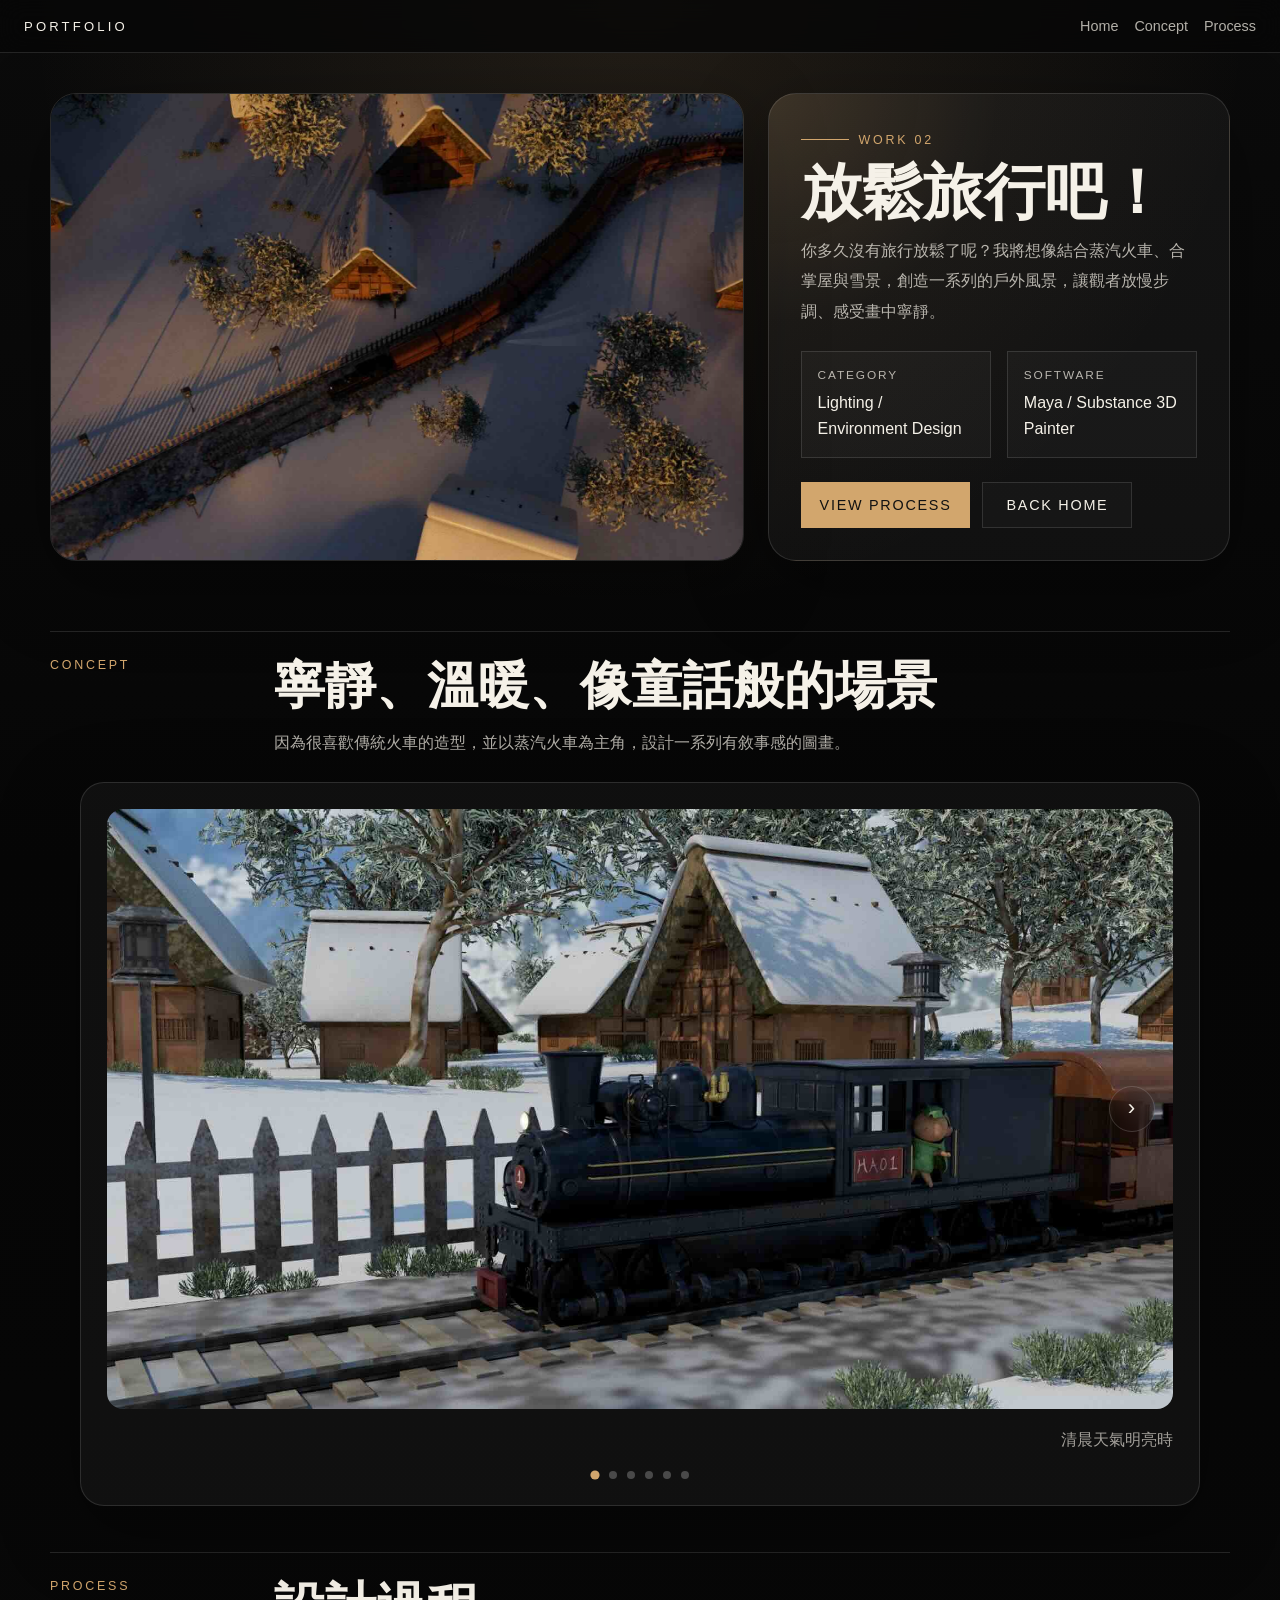
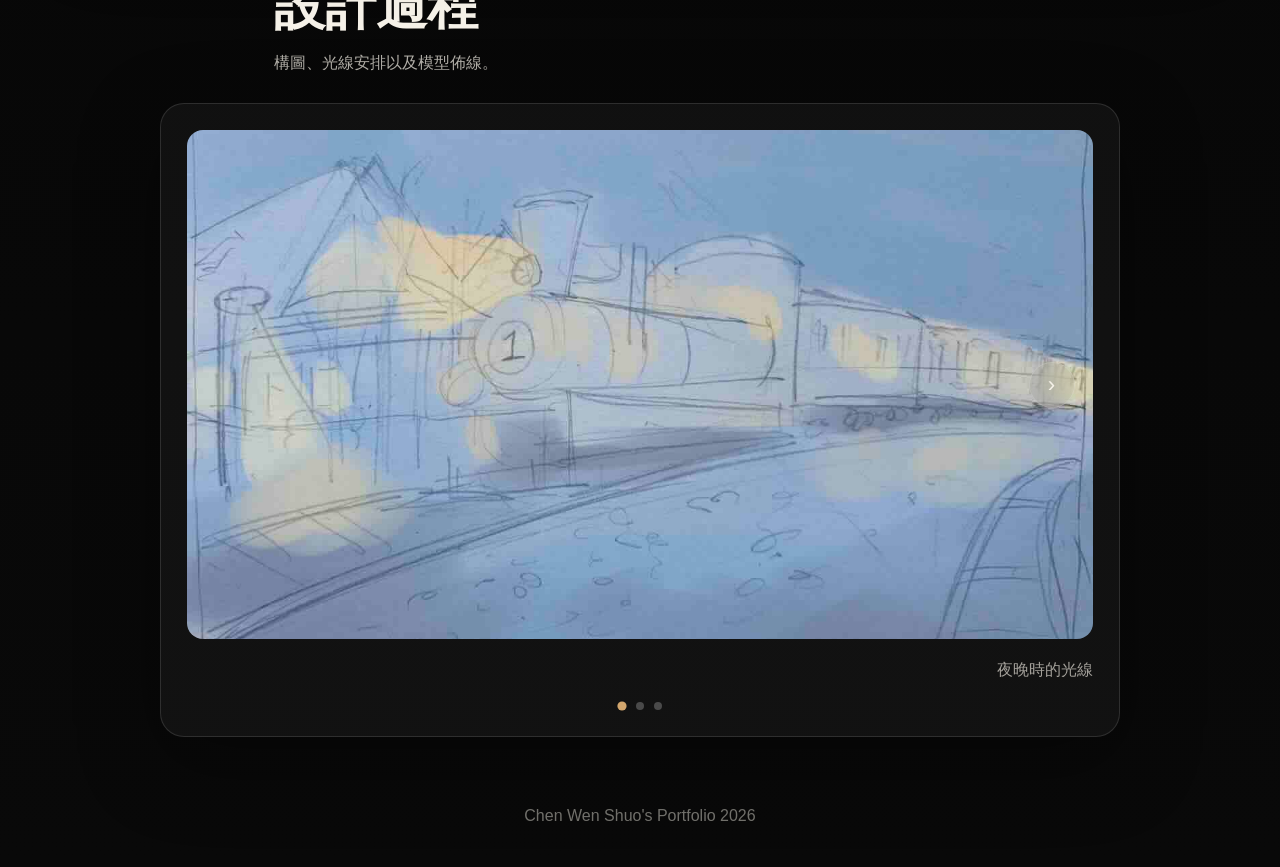
<file: project-02.html>
<!DOCTYPE html>
<html lang="zh-Hant">
<head>
  <meta charset="UTF-8" />
  <meta name="viewport" content="width=device-width, initial-scale=1.0" />
  <title>放鬆旅行吧！ | Portfolio</title>
  <link rel="stylesheet" href="project-pages.css" />
</head>
<body>
  <header class="topbar">
    <div class="brand">Portfolio</div>
    <nav class="topbar-nav">
      <a href="index.html">Home</a>
      <a href="#concept">Concept</a>
      <a href="#process">Process</a>
    </nav>
  </header>

  <section class="hero">
    <div class="hero-media">
      <img src="pictures/train6.jpeg" alt="放鬆旅行吧！" />
    </div>
    <div class="hero-panel">
      <div class="eyebrow">Work 02</div>
      <h1 style="white-space: nowrap;">放鬆旅行吧！</h1>
      <p class="lead">你多久沒有旅行放鬆了呢？我將想像結合蒸汽火車、合掌屋與雪景，創造一系列的戶外風景，讓觀者放慢步調、感受畫中寧靜。</p>
      <div class="meta">
        <div class="meta-card">
          <span>Category</span>
          <strong>Lighting / Environment Design</strong>
        </div>
        <div class="meta-card">
          <span>Software</span>
          <strong>Maya / Substance 3D Painter</strong>
        </div>
      </div>
      <div class="actions">
        <a class="button primary" href="#concept">View Process</a>
        <a class="button secondary" href="index.html">Back Home</a>
      </div>
    </div>
  </section>

  <main>
    <section class="section" id="concept">
      <div class="section-head">
        <div class="section-label">Concept</div>
        <div>
          <h2 class="section-title">寧靜、溫暖、像童話般的場景</h2>
          <p class="section-lead">因為很喜歡傳統火車的造型，並以蒸汽火車為主角，設計一系列有敘事感的圖畫。</p>
        </div>
      </div>
      <div>
        <article class="panel panel--image panel--image-wide image-carousel carousel-16x9" data-carousel>
          <div class="carousel-frame">
            <div class="carousel-slide is-active" data-caption="清晨天氣明亮時">
              <img src="pictures/train1.jpeg" alt="放鬆旅行吧 圖 1" />
            </div>
            <div class="carousel-slide" data-caption="陽光被雲遮蔽時">
              <img src="pictures/train2.jpeg" alt="放鬆旅行吧 圖 2" />
            </div>
            <div class="carousel-slide" data-caption="黃昏時">
              <img src="pictures/train3.jpeg" alt="放鬆旅行吧 圖 3" />
            </div>
            <div class="carousel-slide" data-caption="晚上村落居民回家了">
              <img src="pictures/train4.jpeg" alt="放鬆旅行吧 圖 4" />
            </div>
            <div class="carousel-slide" data-caption="日落時">
              <img src="pictures/train5.jpeg" alt="放鬆旅行吧 圖 5" />
            </div>
            <div class="carousel-slide" data-caption="日出時">
              <img src="pictures/train6.jpeg" alt="放鬆旅行吧 圖 6" />
            </div>
            <button class="carousel-button" type="button" aria-label="下一張圖片">›</button>
          </div>
          <div class="carousel-caption">清晨天氣明亮時</div>
          <div class="carousel-dots" aria-hidden="true">
            <span class="carousel-dot is-active"></span>
            <span class="carousel-dot"></span>
            <span class="carousel-dot"></span>
            <span class="carousel-dot"></span>
            <span class="carousel-dot"></span>
            <span class="carousel-dot"></span>
          </div>
        </article>
      </div>
    </section>

    <section class="section" id="process">
      <div class="section-head">
        <div class="section-label">Process</div>
        <div>
          <h2 class="section-title">設計過程</h2>
          <p class="section-lead">構圖、光線安排以及模型佈線。</p>
        </div>
      </div>
      <div>
        <article class="panel panel--image image-carousel carousel-16x9" data-carousel>
          <div class="carousel-frame">
            <div class="carousel-slide is-active" data-caption="夜晚時的光線">
              <img src="pictures/train7.jpeg" alt="放鬆旅行吧 流程圖 1" />
            </div>
            <div class="carousel-slide" data-caption="合掌屋與火車佈線">
              <img src="pictures/train8.jpeg" alt="放鬆旅行吧 流程圖 2" />
            </div>
            <div class="carousel-slide" data-caption="白天至黃昏時的光線">
              <img src="pictures/train9.jpeg" alt="放鬆旅行吧 流程圖 3" />
            </div>
            <button class="carousel-button" type="button" aria-label="下一張圖片">›</button>
          </div>
          <div class="carousel-caption">夜晚時的光線</div>
          <div class="carousel-dots" aria-hidden="true">
            <span class="carousel-dot is-active"></span>
            <span class="carousel-dot"></span>
            <span class="carousel-dot"></span>
          </div>
        </article>
      </div>
    </section>
  </main>

  <footer>Chen Wen Shuo's Portfolio 2026</footer>

  <script>
    const carousels = document.querySelectorAll("[data-carousel]");

    carousels.forEach((carousel) => {
      const slides = carousel.querySelectorAll(".carousel-slide");
      const dots = carousel.querySelectorAll(".carousel-dot");
      const button = carousel.querySelector(".carousel-button");
      const caption = carousel.querySelector(".carousel-caption");
      let currentIndex = 0;

      const renderCarousel = () => {
        slides.forEach((slide, index) => {
          slide.classList.toggle("is-active", index === currentIndex);
        });

        dots.forEach((dot, index) => {
          dot.classList.toggle("is-active", index === currentIndex);
        });

        if (caption) {
          caption.textContent = slides[currentIndex].dataset.caption || "";
        }
      };

      if (button) {
        button.addEventListener("click", () => {
          currentIndex = (currentIndex + 1) % slides.length;
          renderCarousel();
        });
      }
    });
  </script>
</body>
</html>
</file>
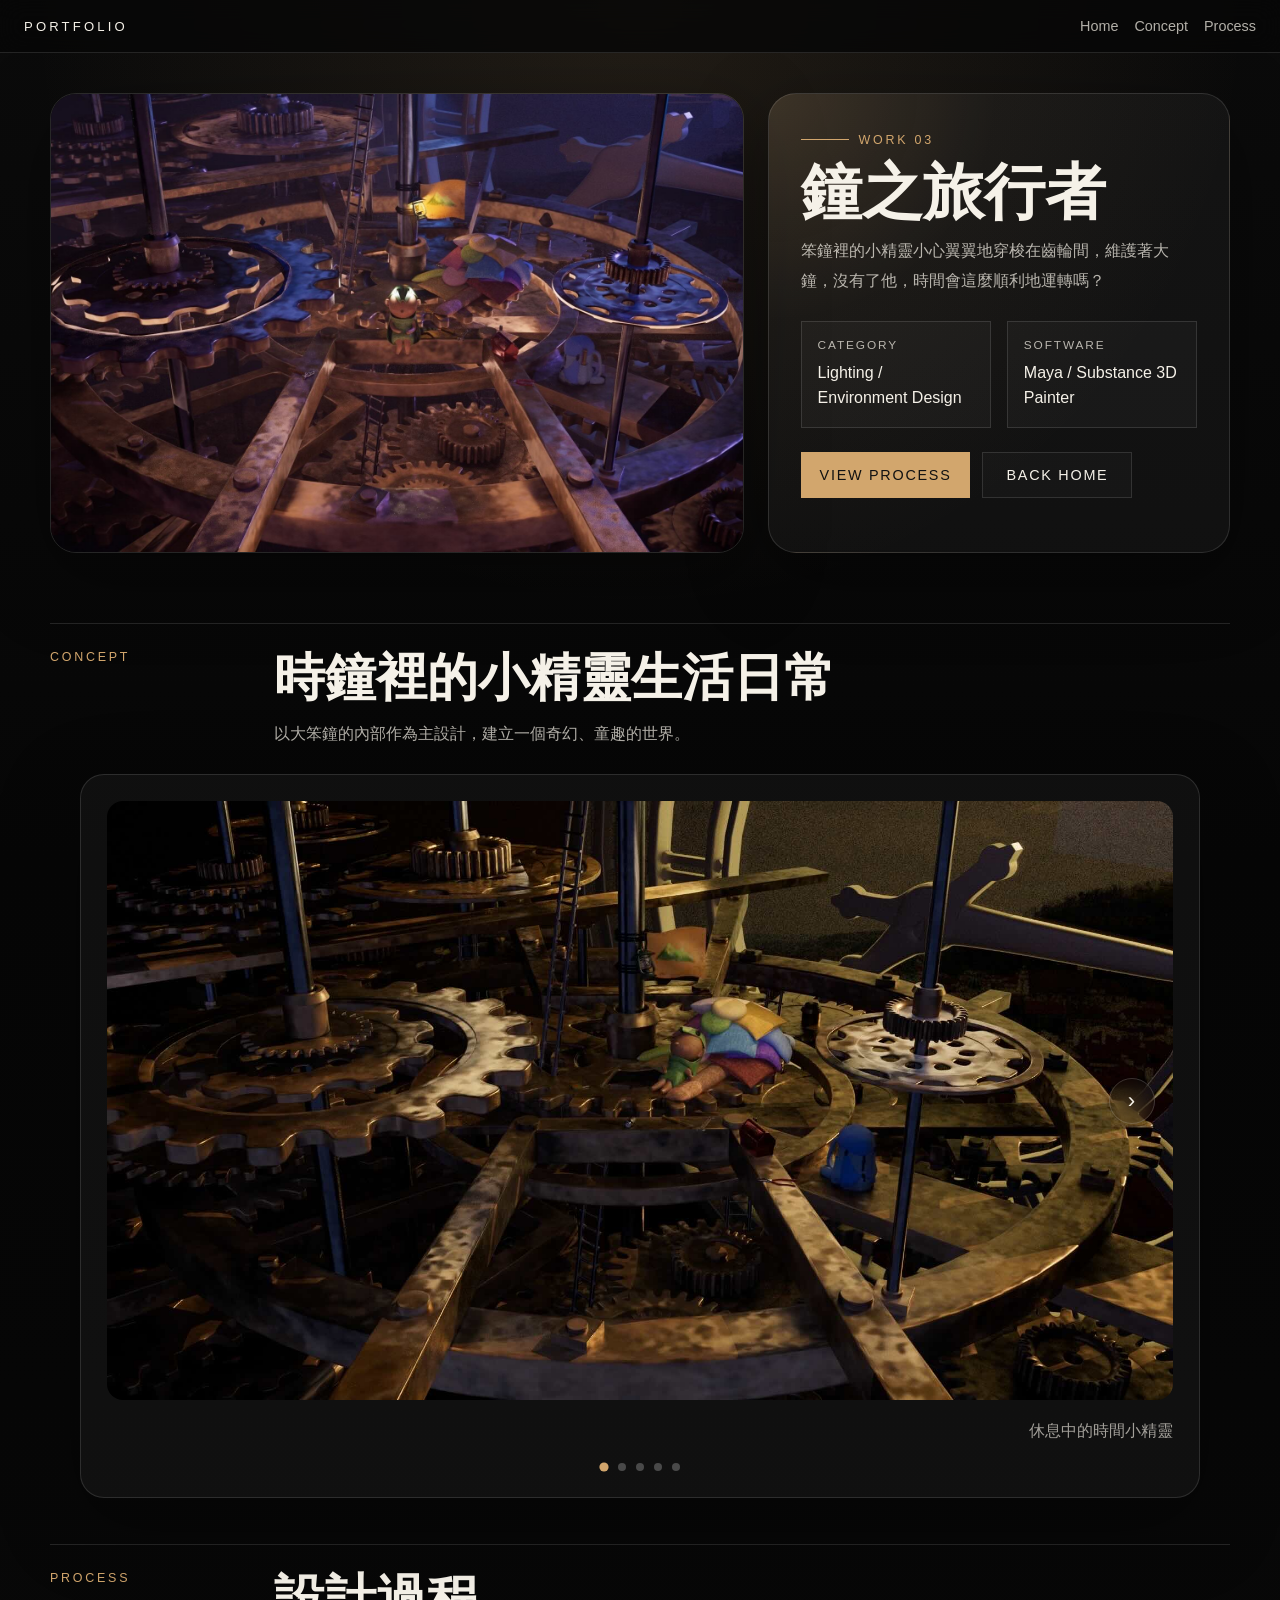
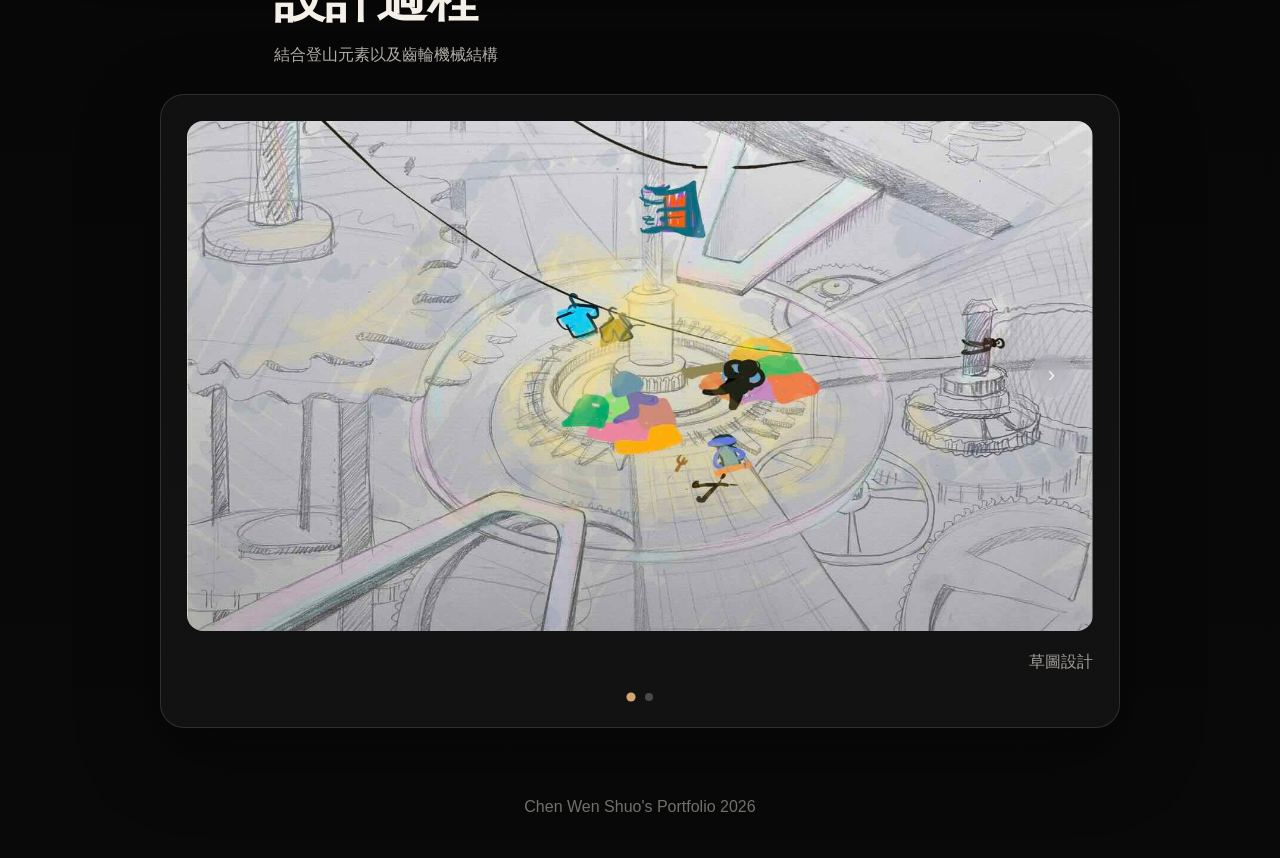
<file: project-03.html>
<!DOCTYPE html>
<html lang="zh-Hant">
<head>
  <meta charset="UTF-8" />
  <meta name="viewport" content="width=device-width, initial-scale=1.0" />
  <title>鐘之旅行者 | Portfolio</title>
  <link rel="stylesheet" href="project-pages.css" />
</head>
<body>
  <header class="topbar">
    <div class="brand">Portfolio</div>
    <nav class="topbar-nav">
      <a href="index.html">Home</a>
      <a href="#concept">Concept</a>
      <a href="#process">Process</a>
    </nav>
  </header>

  <section class="hero">
    <div class="hero-media">
      <img src="pictures/exotic4.jpeg" alt="鐘之旅行者" />
    </div>
    <div class="hero-panel">
      <div class="eyebrow">Work 03</div>
      <h1>鐘之旅行者</h1>
      <p class="lead">笨鐘裡的小精靈小心翼翼地穿梭在齒輪間，維護著大鐘，沒有了他，時間會這麼順利地運轉嗎？</p>
      <div class="meta">
        <div class="meta-card">
          <span>Category</span>
          <strong>Lighting / Environment Design</strong>
        </div>
        <div class="meta-card">
          <span>Software</span>
          <strong>Maya / Substance 3D Painter </strong>
        </div>
      </div>
      <div class="actions">
        <a class="button primary" href="#concept">View Process</a>
        <a class="button secondary" href="index.html">Back Home</a>
      </div>
    </div>
  </section>

  <main>
    <section class="section" id="concept">
      <div class="section-head">
        <div class="section-label">Concept</div>
        <div>
          <h2 class="section-title">時鐘裡的小精靈生活日常</h2>
          <p class="section-lead">以大笨鐘的內部作為主設計，建立一個奇幻、童趣的世界。</p>
        </div>
      </div>
      <div>
        <article class="panel panel--image panel--image-wide image-carousel carousel-16x9" data-carousel>
          <div class="carousel-frame">
            <div class="carousel-slide is-active" data-caption="休息中的時間小精靈">
              <img src="pictures/exotic1.jpeg" alt="鐘之旅行者圖 1" />
            </div>
            <div class="carousel-slide" data-caption="休息中的時間小精靈">
              <img src="pictures/exotic2.jpeg" alt="鐘之旅行者圖 2" />
            </div>
            <div class="carousel-slide" data-caption="工作中的時間小精靈">
              <img src="pictures/exotic3.jpeg" alt="鐘之旅行者圖 3" />
            </div>
            <div class="carousel-slide" data-caption="時鐘內部光影呈現">
              <img src="pictures/exotic4.jpeg" alt="鐘之旅行者圖 4" />
            </div>
            <div class="carousel-slide" data-caption="醒來的時間小精靈">
              <img src="pictures/exotic5.jpeg" alt="鐘之旅行者圖 5" />
            </div>
            <button class="carousel-button" type="button" aria-label="下一張圖片">›</button>
          </div>
          <div class="carousel-caption">休息中的時間小精靈</div>
          <div class="carousel-dots" aria-hidden="true">
            <span class="carousel-dot is-active"></span>
            <span class="carousel-dot"></span>
            <span class="carousel-dot"></span>
            <span class="carousel-dot"></span>
            <span class="carousel-dot"></span>
          </div>
        </article>
      </div>
    </section>

    <section class="section" id="process">
      <div class="section-head">
        <div class="section-label">Process</div>
        <div>
          <h2 class="section-title">設計過程</h2>
          <p class="section-lead">結合登山元素以及齒輪機械結構</p>
        </div>
      </div>
      <div>
        <article class="panel panel--image image-carousel carousel-16x9" data-carousel>
          <div class="carousel-frame">
            <div class="carousel-slide is-active" data-caption="草圖設計">
              <img src="pictures/exotic6.jpeg" alt="鐘之旅行者流程圖 1" />
            </div>
            <div class="carousel-slide" data-caption="場景佈線">
              <img src="pictures/exotic7.jpeg" alt="鐘之旅行者流程圖 2" />
            </div>
            <button class="carousel-button" type="button" aria-label="下一張圖片">›</button>
          </div>
          <div class="carousel-caption">草圖設計</div>
          <div class="carousel-dots" aria-hidden="true">
            <span class="carousel-dot is-active"></span>
            <span class="carousel-dot"></span>
          </div>
        </article>
      </div>
    </section>
  </main>

  <footer>Chen Wen Shuo's Portfolio 2026</footer>

  <script>
    const carousels = document.querySelectorAll("[data-carousel]");

    carousels.forEach((carousel) => {
      const slides = carousel.querySelectorAll(".carousel-slide");
      const dots = carousel.querySelectorAll(".carousel-dot");
      const button = carousel.querySelector(".carousel-button");
      const caption = carousel.querySelector(".carousel-caption");
      let currentIndex = 0;

      const renderCarousel = () => {
        slides.forEach((slide, index) => {
          slide.classList.toggle("is-active", index === currentIndex);
        });

        dots.forEach((dot, index) => {
          dot.classList.toggle("is-active", index === currentIndex);
        });

        if (caption) {
          caption.textContent = slides[currentIndex].dataset.caption || "";
        }
      };

      if (button) {
        button.addEventListener("click", () => {
          currentIndex = (currentIndex + 1) % slides.length;
          renderCarousel();
        });
      }
    });
  </script>
</body>
</html>
</file>
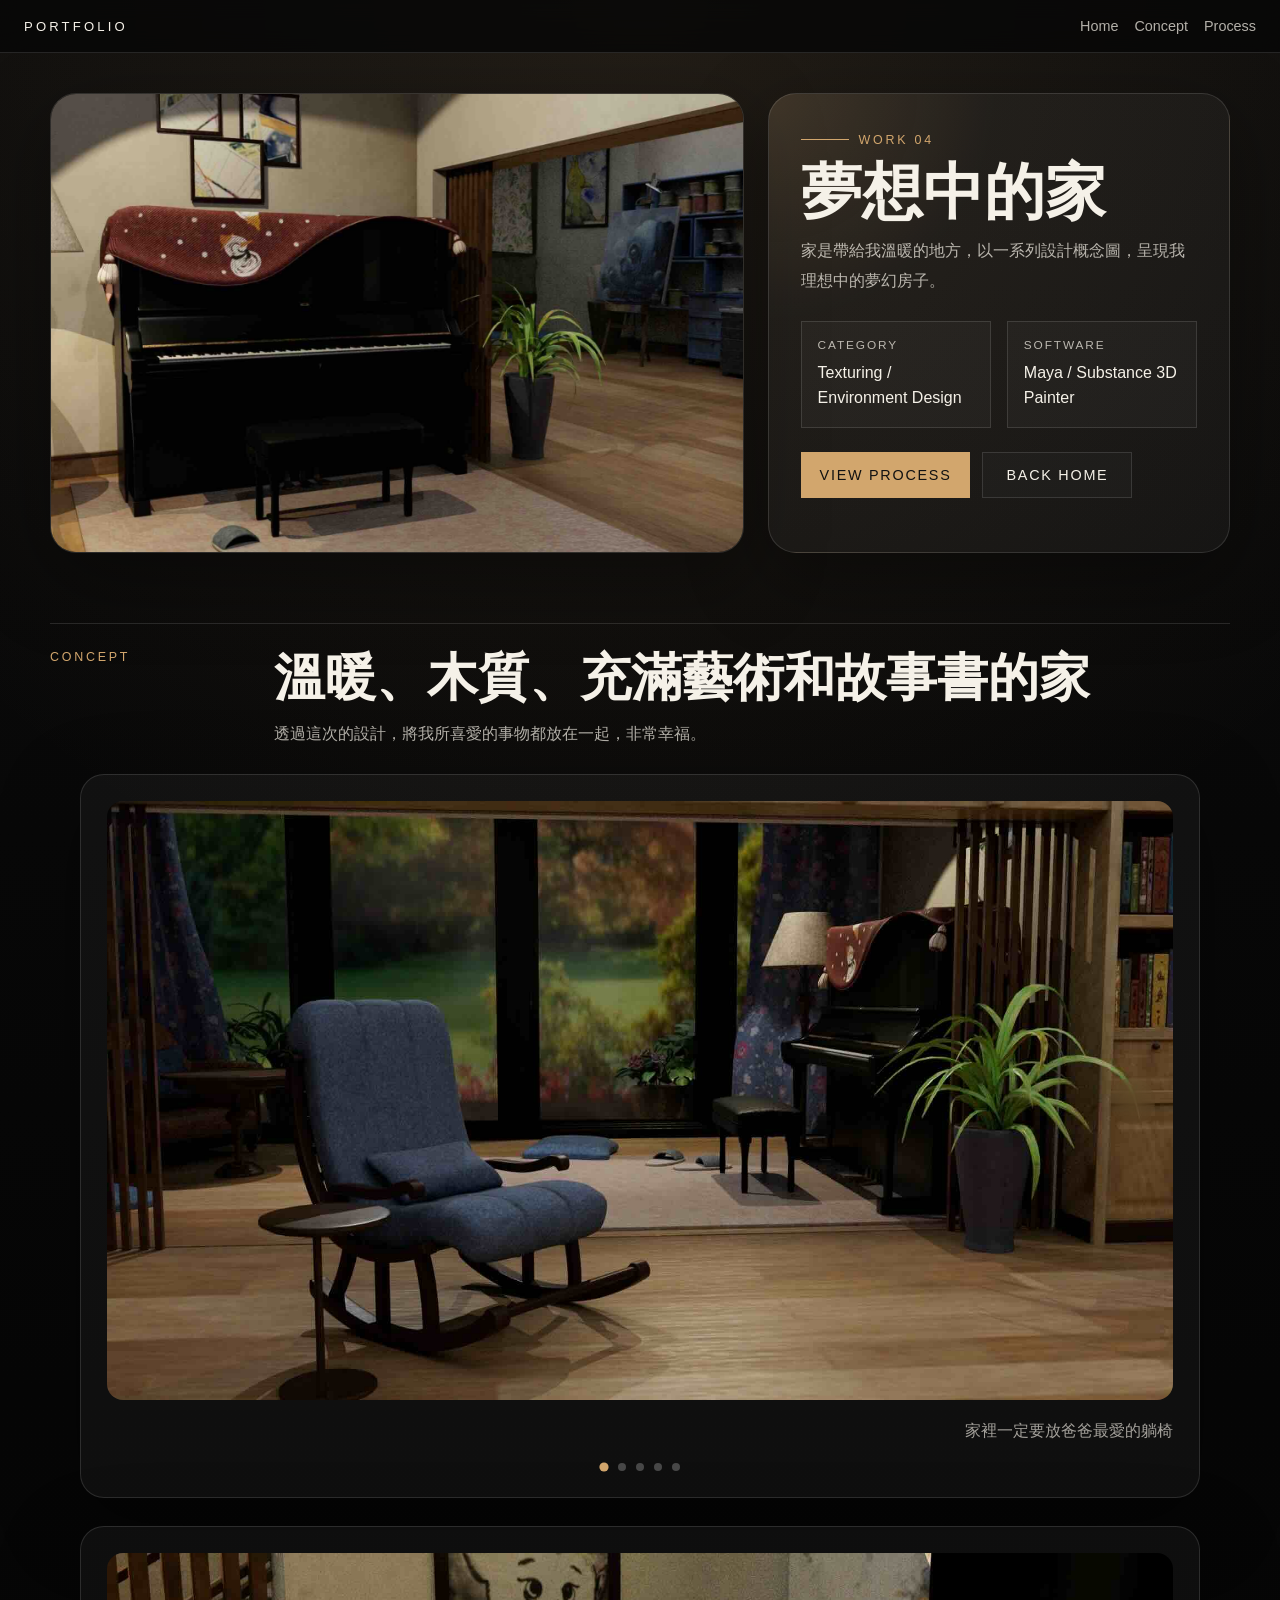
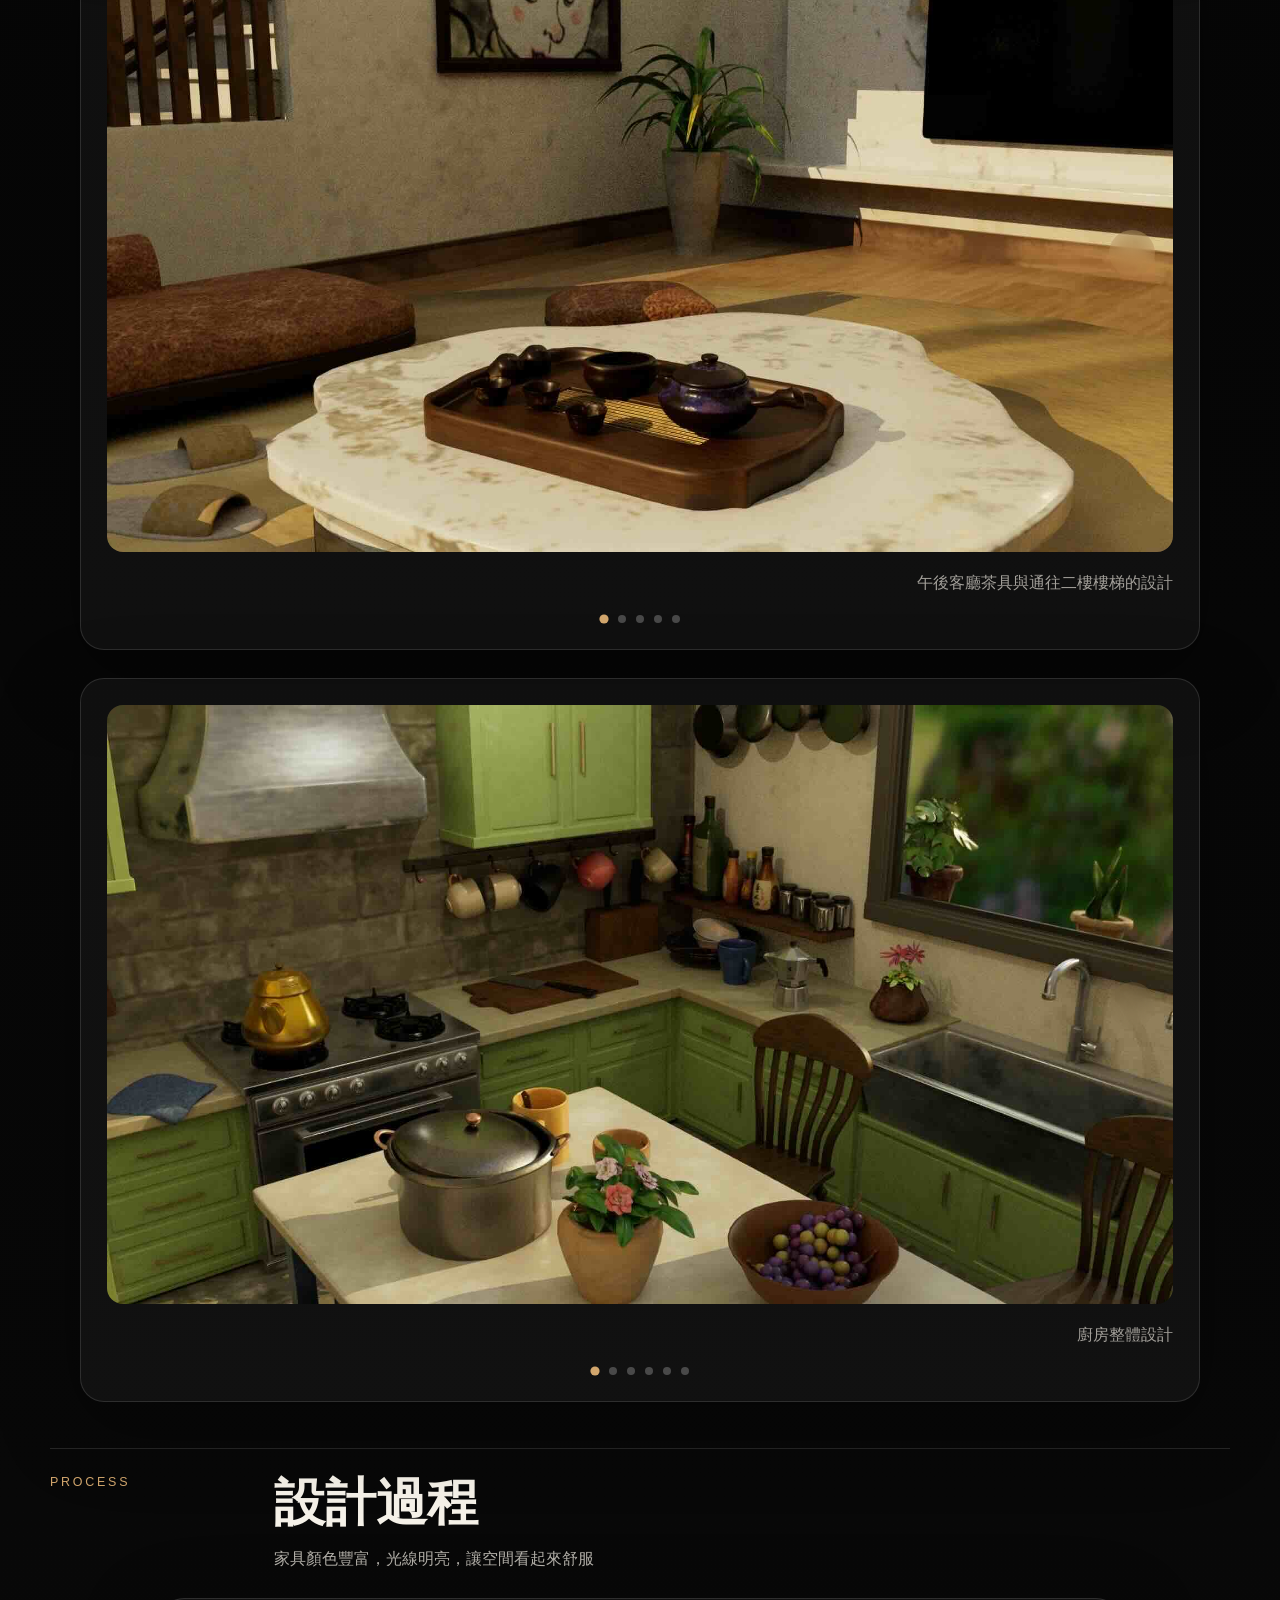
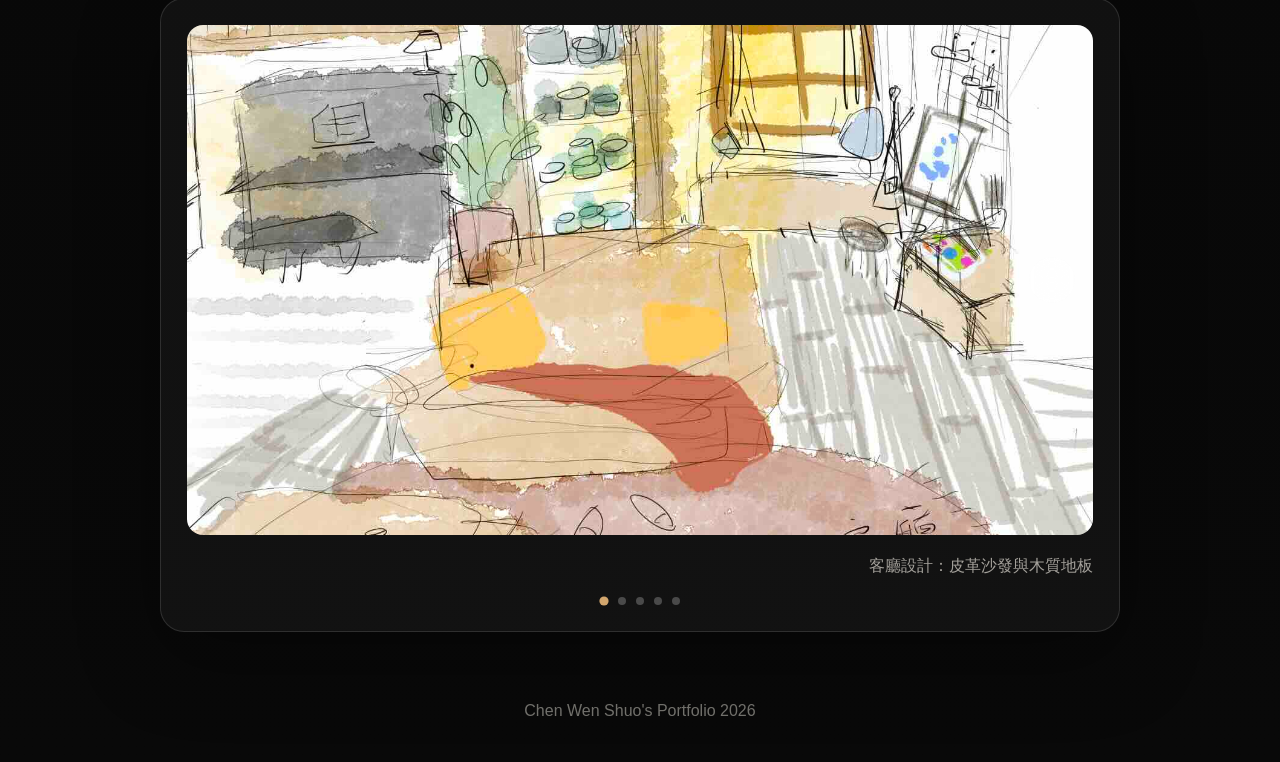
<file: project-04.html>
<!DOCTYPE html>
<html lang="zh-Hant">
<head>
  <meta charset="UTF-8" />
  <meta name="viewport" content="width=device-width, initial-scale=1.0" />
  <title>夢想中的家 | Portfolio</title>
  <link rel="stylesheet" href="project-pages.css" />
</head>
<body>
  <header class="topbar">
    <div class="brand">Portfolio</div>
    <nav class="topbar-nav">
      <a href="index.html">Home</a>
      <a href="#concept">Concept</a>
      <a href="#process">Process</a>
    </nav>
  </header>

  <section class="hero">
    <div class="hero-media">
      <img src="pictures/house5.jpeg" alt="夢想中的家" />
    </div>
    <div class="hero-panel">
      <div class="eyebrow">Work 04</div>
      <h1>夢想中的家</h1>
      <p class="lead">家是帶給我溫暖的地方，以一系列設計概念圖，呈現我理想中的夢幻房子。</p>
      <div class="meta">
        <div class="meta-card">
          <span>Category</span>
          <strong>Texturing / Environment Design</strong>
        </div>
        <div class="meta-card">
          <span>Software</span>
          <strong>Maya / Substance 3D Painter </strong>
        </div>
      </div>
      <div class="actions">
        <a class="button primary" href="#concept">View Process</a>
        <a class="button secondary" href="index.html">Back Home</a>
      </div>
    </div>
  </section>

  <main>
    <section class="section" id="concept">
      <div class="section-head">
        <div class="section-label">Concept</div>
        <div>
          <h2 class="section-title">溫暖、木質、充滿藝術和故事書的家</h2>
          <p class="section-lead">透過這次的設計，將我所喜愛的事物都放在一起，非常幸福。</p>
        </div>
      </div>
      <div>
        <article class="panel panel--image panel--image-wide image-carousel carousel-16x9" data-carousel>
          <div class="carousel-frame">
            <div class="carousel-slide is-active" data-caption="家裡一定要放爸爸最愛的躺椅">
              <img src="pictures/house4.jpeg" alt="夢想中的家圖 1" />
            </div>
            <div class="carousel-slide" data-caption="客廳到鋼琴室的整體佈置">
              <img src="pictures/house3.jpeg" alt="夢想中的家圖 2" />
            </div>
            <div class="carousel-slide" data-caption="連接庭院的鋼琴室另一側">
              <img src="pictures/house6.jpeg" alt="夢想中的家圖 3" />
            </div>
            <div class="carousel-slide" data-caption="客廳與電視牆一側">
              <img src="pictures/house1.jpeg" alt="夢想中的家圖 4" />
            </div>
            <div class="carousel-slide" data-caption="書櫃的可滑動梯子與牆上傳統時鐘">
              <img src="pictures/house2.jpeg" alt="夢想中的家圖 5" />
            </div>
            <button class="carousel-button" type="button" aria-label="下一張圖片">›</button>
          </div>
          <div class="carousel-caption">家裡一定要放爸爸最愛的躺椅</div>
          <div class="carousel-dots" aria-hidden="true">
            <span class="carousel-dot is-active"></span>
            <span class="carousel-dot"></span>
            <span class="carousel-dot"></span>
            <span class="carousel-dot"></span>
            <span class="carousel-dot"></span>
          </div>
        </article>
      </div>

      <div style="margin-top: 28px;">
        <article class="panel panel--image panel--image-wide image-carousel carousel-16x9" data-carousel>
          <div class="carousel-frame">
            <div class="carousel-slide is-active" data-caption="午後客廳茶具與通往二樓樓梯的設計">
              <img src="pictures/house13.jpeg" alt="夢想中的家圖 6" />
            </div>
            <div class="carousel-slide" data-caption="鋼琴室與後方畫室">
              <img src="pictures/house5.jpeg" alt="夢想中的家圖 7" />
            </div>
            <div class="carousel-slide" data-caption="畫室各用具擺放設計">
              <img src="pictures/house7.jpeg" alt="夢想中的家圖 8" />
            </div>
            <div class="carousel-slide" data-caption="工作台上的水彩用具">
              <img src="pictures/house8.jpeg" alt="夢想中的家圖 9" />
            </div>
            <div class="carousel-slide" data-caption="陽台與日式塌塌米地板">
              <img src="pictures/house9.jpeg" alt="夢想中的家圖 10" />
            </div>
            <button class="carousel-button" type="button" aria-label="下一張圖片">›</button>
          </div>
          <div class="carousel-caption">午後客廳茶具與通往二樓樓梯的設計</div>
          <div class="carousel-dots" aria-hidden="true">
            <span class="carousel-dot is-active"></span>
            <span class="carousel-dot"></span>
            <span class="carousel-dot"></span>
            <span class="carousel-dot"></span>
            <span class="carousel-dot"></span>
          </div>
        </article>
      </div>

      <div style="margin-top: 28px;">
        <article class="panel panel--image panel--image-wide image-carousel carousel-16x9" data-carousel>
          <div class="carousel-frame">
            <div class="carousel-slide is-active" data-caption="廚房整體設計">
              <img src="pictures/house10.jpeg" alt="夢想中的家圖 11" />
            </div>
            <div class="carousel-slide" data-caption="廚房與客廳的相對位置">
              <img src="pictures/house11.jpeg" alt="夢想中的家圖 12" />
            </div>
            <div class="carousel-slide" data-caption="醬料罐與咖啡壺設計">
              <img src="pictures/house12.jpeg" alt="夢想中的家圖 13" />
            </div>
            <div class="carousel-slide" data-caption="廚房不同光線設計">
              <img src="pictures/house12-1.jpeg" alt="夢想中的家圖 14" />
            </div>
            <div class="carousel-slide" data-caption="廚房不同光線設計">
              <img src="pictures/house12-2.jpeg" alt="夢想中的家圖 15" />
            </div>
            <div class="carousel-slide" data-caption="廚房不同光線設計">
              <img src="pictures/house12-3.jpeg" alt="夢想中的家圖 16" />
            </div>
            <button class="carousel-button" type="button" aria-label="下一張圖片">›</button>
          </div>
          <div class="carousel-caption">廚房整體設計</div>
          <div class="carousel-dots" aria-hidden="true">
            <span class="carousel-dot is-active"></span>
            <span class="carousel-dot"></span>
            <span class="carousel-dot"></span>
            <span class="carousel-dot"></span>
            <span class="carousel-dot"></span>
            <span class="carousel-dot"></span>
          </div>
        </article>
      </div>
    </section>

    <section class="section" id="process">
      <div class="section-head">
        <div class="section-label">Process</div>
        <div>
          <h2 class="section-title">設計過程</h2>
          <p class="section-lead">家具顏色豐富，光線明亮，讓空間看起來舒服</p>
        </div>
      </div>
      <div>
        <article class="panel panel--image image-carousel carousel-16x9" data-carousel>
          <div class="carousel-frame">
            <div class="carousel-slide is-active" data-caption="客廳設計：皮革沙發與木質地板">
              <img src="pictures/house14.jpg" alt="夢想中的家流程圖 1" />
            </div>
            <div class="carousel-slide" data-caption="廚房設計：凌亂的用具來呈現居家感">
              <img src="pictures/house15.jpg" alt="夢想中的家流程圖 2" />
            </div>
            <div class="carousel-slide" data-caption="客廳與庭院另一視角設計">
              <img src="pictures/house16.jpg" alt="夢想中的家流程圖 3" />
            </div>
            <div class="carousel-slide" data-caption="客廳場景佈線">
              <img src="pictures/house17.jpeg" alt="夢想中的家流程圖 4" />
            </div>
            <div class="carousel-slide" data-caption="廚房場景佈線">
              <img src="pictures/house18.jpeg" alt="夢想中的家流程圖 5" />
            </div>
            <button class="carousel-button" type="button" aria-label="下一張圖片">›</button>
          </div>
          <div class="carousel-caption">客廳設計：皮革沙發與木質地板</div>
          <div class="carousel-dots" aria-hidden="true">
            <span class="carousel-dot is-active"></span>
            <span class="carousel-dot"></span>
            <span class="carousel-dot"></span>
            <span class="carousel-dot"></span>
            <span class="carousel-dot"></span>
          </div>
        </article>
      </div>
    </section>
  </main>

  <footer>Chen Wen Shuo's Portfolio 2026</footer>

  <script>
    const carousels = document.querySelectorAll("[data-carousel]");

    carousels.forEach((carousel) => {
      const slides = carousel.querySelectorAll(".carousel-slide");
      const dots = carousel.querySelectorAll(".carousel-dot");
      const button = carousel.querySelector(".carousel-button");
      const caption = carousel.querySelector(".carousel-caption");
      let currentIndex = 0;

      const renderCarousel = () => {
        slides.forEach((slide, index) => {
          slide.classList.toggle("is-active", index === currentIndex);
        });

        dots.forEach((dot, index) => {
          dot.classList.toggle("is-active", index === currentIndex);
        });

        if (caption) {
          caption.textContent = slides[currentIndex].dataset.caption || "";
        }
      };

      if (button) {
        button.addEventListener("click", () => {
          currentIndex = (currentIndex + 1) % slides.length;
          renderCarousel();
        });
      }
    });
  </script>
</body>
</html>
</file>
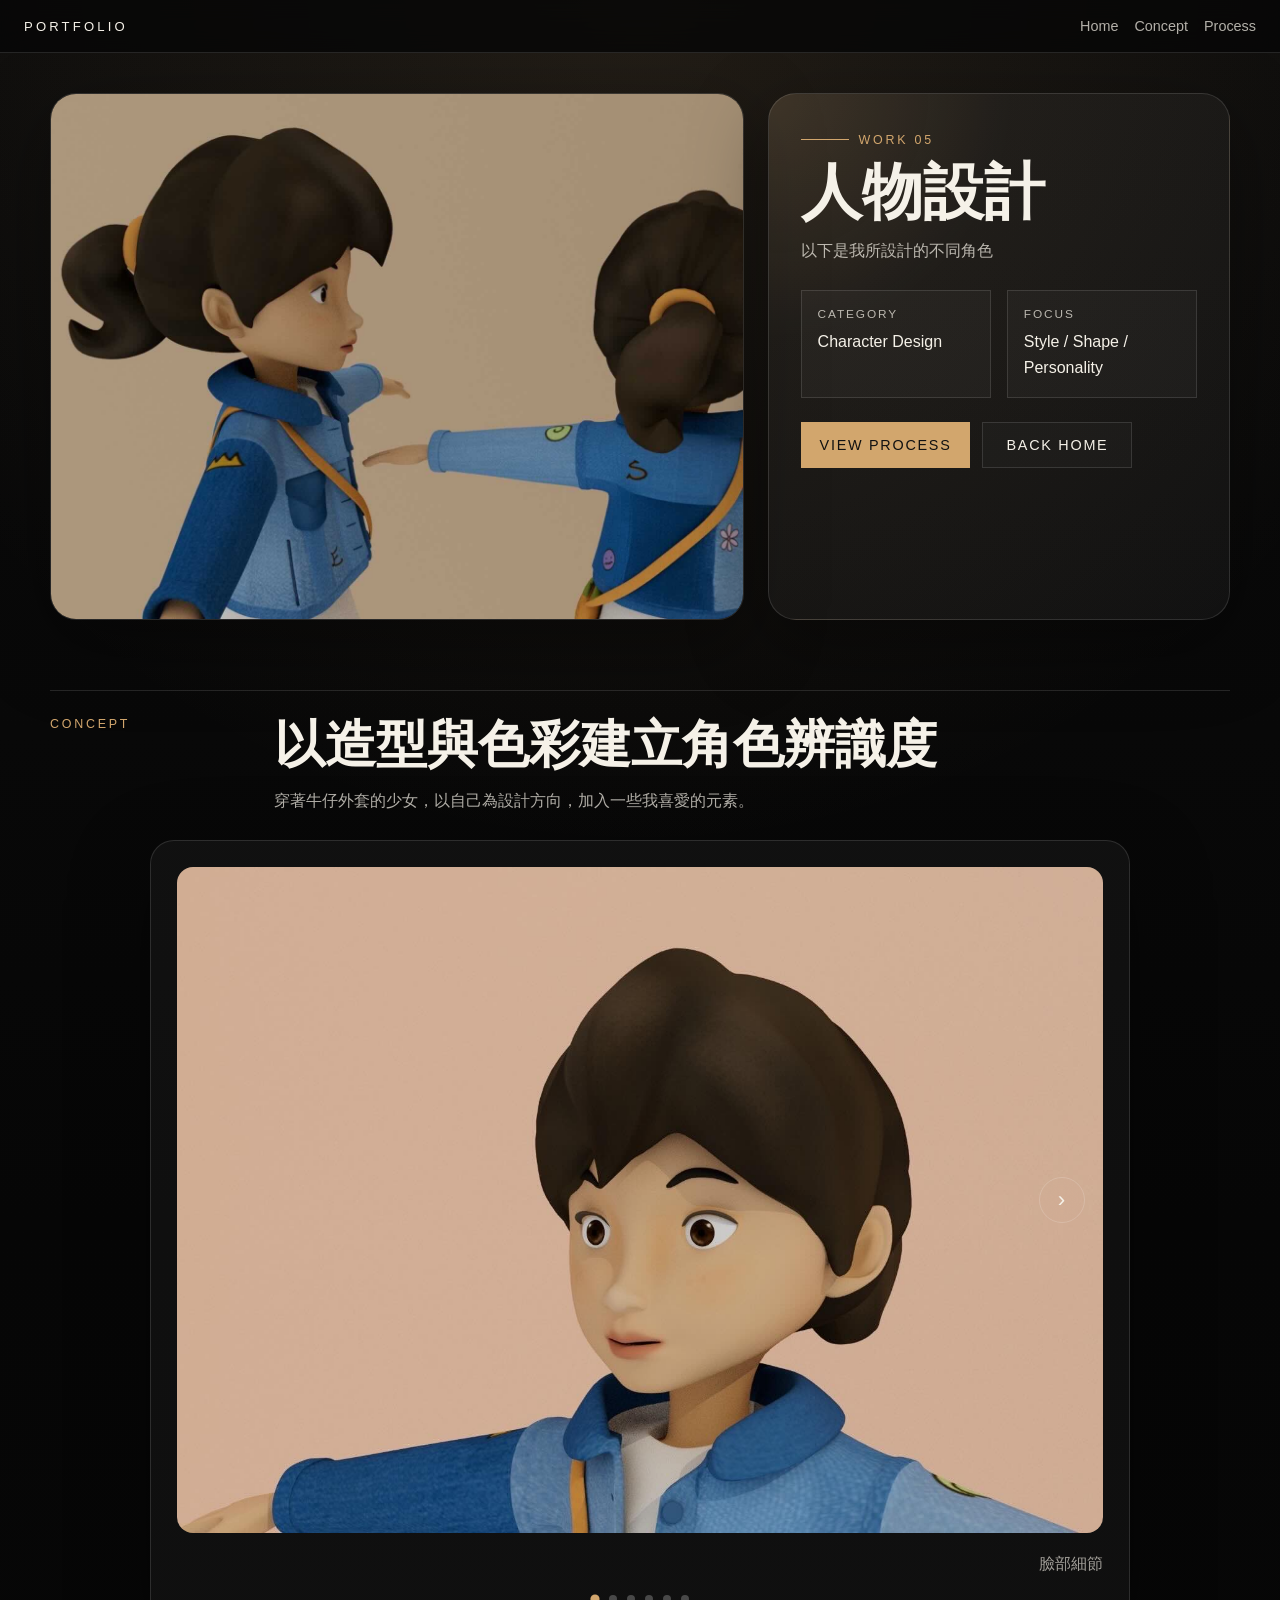
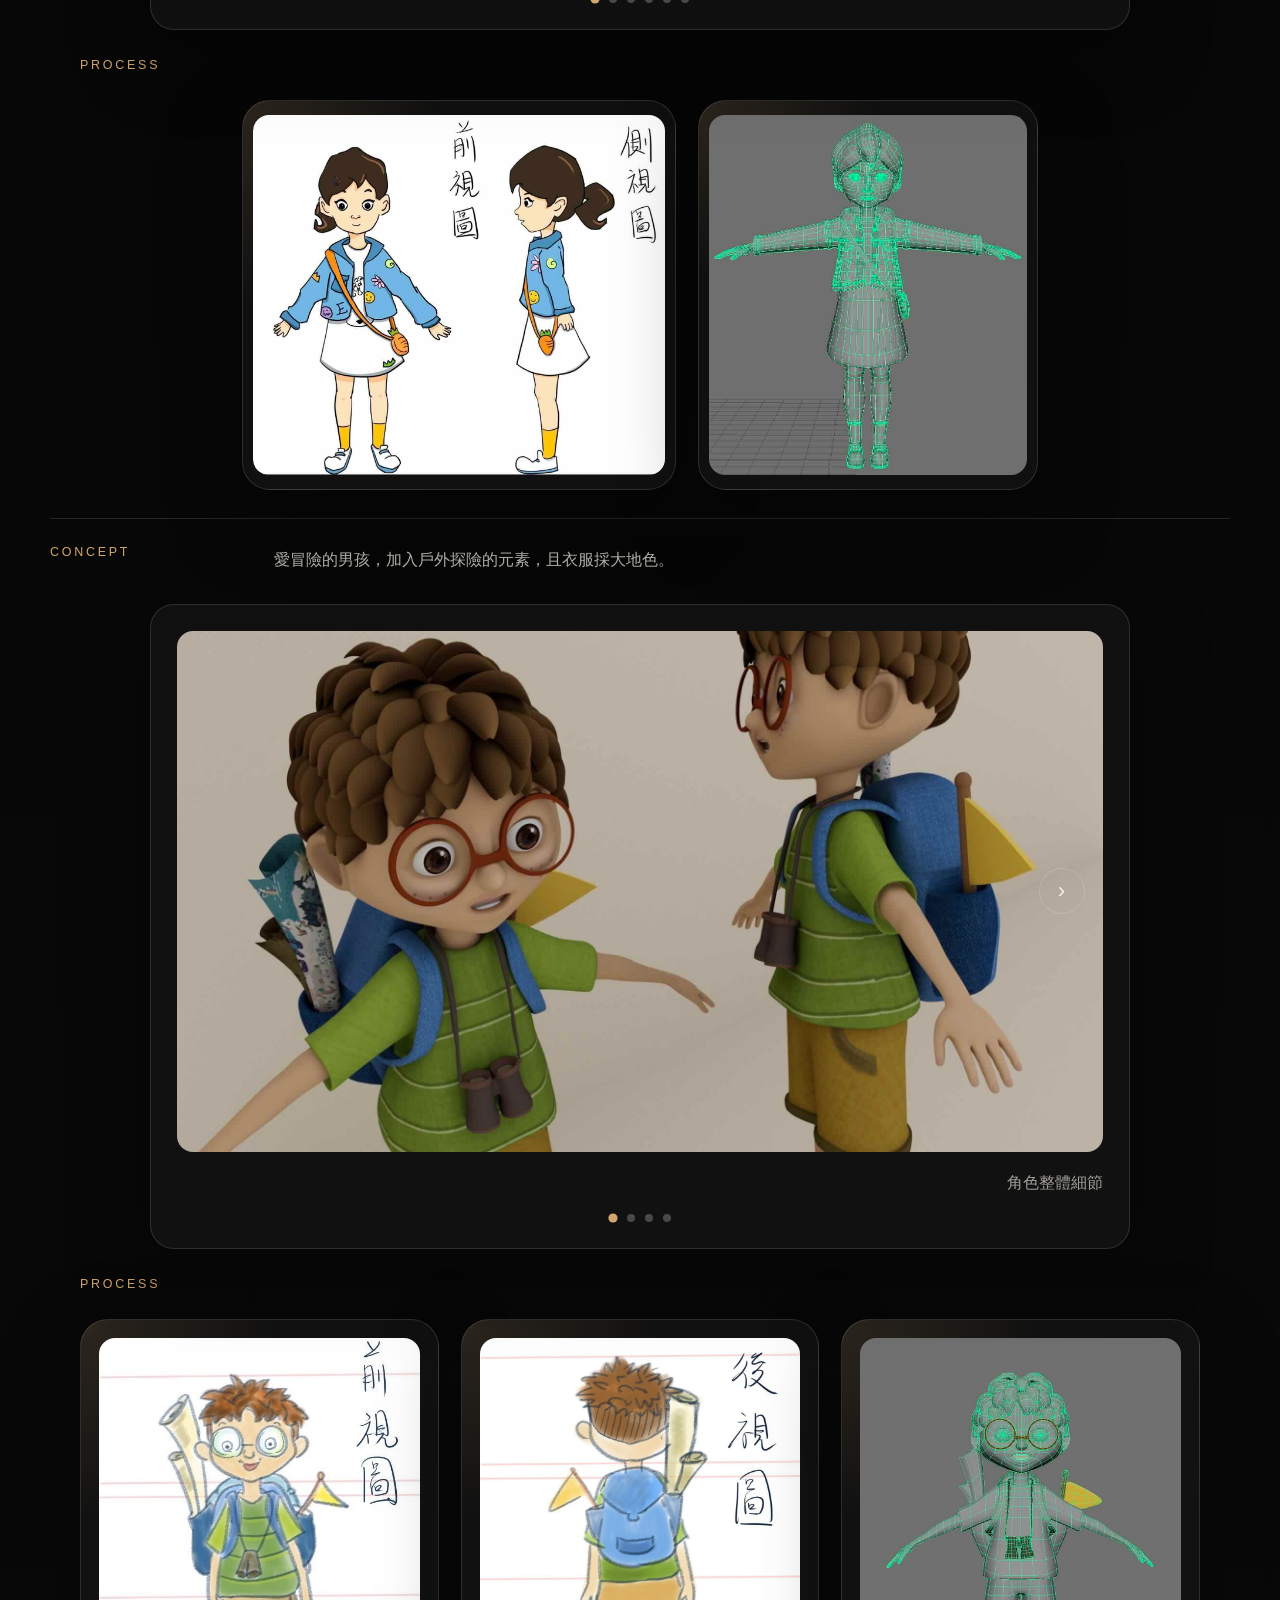
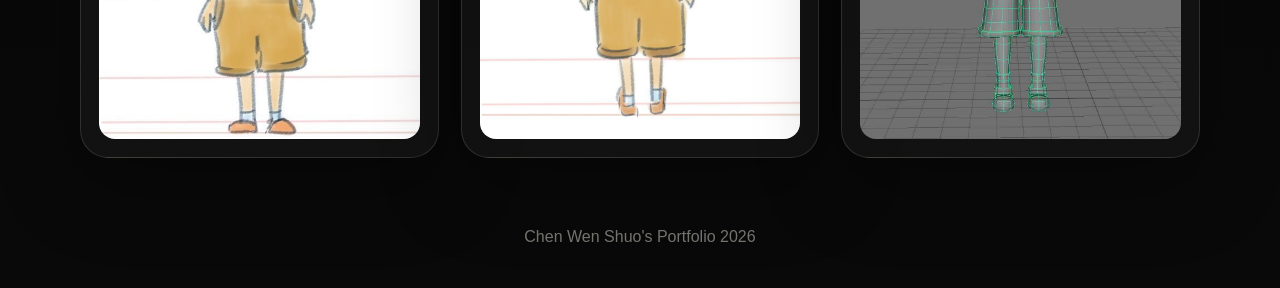
<file: project-05.html>
<!DOCTYPE html>
<html lang="zh-Hant">
<head>
  <meta charset="UTF-8" />
  <meta name="viewport" content="width=device-width, initial-scale=1.0" />
  <title>人物設計 | Portfolio</title>
  <link rel="stylesheet" href="project-pages.css" />
</head>
<body>
  <header class="topbar">
    <div class="brand">Portfolio</div>
    <nav class="topbar-nav">
      <a href="index.html">Home</a>
      <a href="#concept">Concept</a>
      <a href="#process">Process</a>
    </nav>
  </header>

  <section class="hero">
    <div class="hero-media">
      <img src="pictures/girl3.jpeg" alt="角色設計" />
    </div>
    <div class="hero-panel">
      <div class="eyebrow">Work 05</div>
      <h1>人物設計</h1>
      <p class="lead">以下是我所設計的不同角色</p>
      <div class="meta">
        <div class="meta-card">
          <span>Category</span>
          <strong>Character Design</strong>
        </div>
        <div class="meta-card">
          <span>Focus</span>
          <strong>Style / Shape / Personality</strong>
        </div>
      </div>
      <div class="actions">
        <a class="button primary" href="#concept">View Process</a>
        <a class="button secondary" href="index.html">Back Home</a>
      </div>
    </div>
  </section>

  <main>
    <section class="section" id="concept">
      <div class="section-head">
        <div class="section-label">Concept</div>
        <div>
          <h2 class="section-title">以造型與色彩建立角色辨識度</h2>
          <p class="section-lead">穿著牛仔外套的少女，以自己為設計方向，加入一些我喜愛的元素。</p>
        </div>
      </div>
      <div>
        <article class="panel panel--image panel--image-medium image-carousel carousel-16x9 carousel-16x9-tall" data-carousel>
          <div class="carousel-frame">
            <div class="carousel-slide is-active" data-caption="臉部細節">
              <img src="pictures/girl1.jpeg" alt="人物設計圖 1" />
            </div>
            <div class="carousel-slide" data-caption="前視圖與側視圖">
              <img src="pictures/girl2.jpeg" alt="人物設計圖 2" />
            </div>
            <div class="carousel-slide" data-caption="馬尾與外套細節">
              <img src="pictures/girl3.jpeg" alt="人物設計圖 3" />
            </div>
            <div class="carousel-slide" data-caption="後視圖">
              <img src="pictures/girl4.jpeg" alt="人物設計圖 4" />
            </div>
            <div class="carousel-slide" data-caption="角色動態">
              <img src="pictures/girl5.jpeg" alt="人物設計圖 5" />
            </div>
            <div class="carousel-slide" data-caption="角色動態">
              <img src="pictures/girl6.jpeg" alt="人物設計圖 6" />
            </div>
            <button class="carousel-button" type="button" aria-label="下一張圖片">›</button>
          </div>
          <div class="carousel-caption">臉部細節</div>
          <div class="carousel-dots" aria-hidden="true">
            <span class="carousel-dot is-active"></span>
            <span class="carousel-dot"></span>
            <span class="carousel-dot"></span>
            <span class="carousel-dot"></span>
            <span class="carousel-dot"></span>
            <span class="carousel-dot"></span>
          </div>
        </article>
      </div>

      <div class="subsection-label" id="process">Process</div>

      <div class="image-pair image-pair--natural">
        <article class="image-card image-card--natural">
          <img src="pictures/girl7.jpeg" alt="人物設計補充圖 1" />
        </article>
        <article class="image-card image-card--natural">
          <img src="pictures/girl8.jpeg" alt="人物設計補充圖 2" />
        </article>
      </div>

      <div class="section-head" style="margin-top: 28px; margin-bottom: 0;">
        <div class="section-label">Concept</div>
        <div>
          <p class="section-lead" style="margin-top: 0;">愛冒險的男孩，加入戶外探險的元素，且衣服採大地色。</p>
        </div>
      </div>

      <div style="margin-top: 28px;">
        <article class="panel panel--image panel--image-medium image-carousel carousel-16x9" data-carousel>
          <div class="carousel-frame">
            <div class="carousel-slide is-active" data-caption="角色整體細節">
              <img src="pictures/boy1.jpeg" alt="人物設計第二輪播圖 1" />
            </div>
            <div class="carousel-slide" data-caption="三視圖">
              <img src="pictures/boy2.jpeg" alt="人物設計第二輪播圖 2" />
            </div>
            <div class="carousel-slide" data-caption="臉部細節">
              <img src="pictures/boy3.jpeg" alt="人物設計第二輪播圖 3" />
            </div>
            <div class="carousel-slide" data-caption="探險物件介紹">
              <img src="pictures/boy4.jpg" alt="人物設計第二輪播圖 4" />
            </div>
            <button class="carousel-button" type="button" aria-label="下一張圖片">›</button>
          </div>
          <div class="carousel-caption">角色整體細節</div>
          <div class="carousel-dots" aria-hidden="true">
            <span class="carousel-dot is-active"></span>
            <span class="carousel-dot"></span>
            <span class="carousel-dot"></span>
            <span class="carousel-dot"></span>
          </div>
        </article>
      </div>

      <div class="subsection-label">Process</div>

      <div class="image-triptych">
        <article class="image-stack-card">
          <img src="pictures/boy5.jpeg" alt="人物設計直排圖 1" />
        </article>
        <article class="image-stack-card">
              <img src="pictures/boy6.jpeg" alt="人物設計直排圖 2" />
        </article>
        <article class="image-stack-card">
              <img src="pictures/boy7.jpeg" alt="人物設計直排圖 3" />
        </article>
      </div>
    </section>
  </main>

  <footer>Chen Wen Shuo's Portfolio 2026</footer>

  <script>
    const carousels = document.querySelectorAll("[data-carousel]");

    carousels.forEach((carousel) => {
      const slides = carousel.querySelectorAll(".carousel-slide");
      const dots = carousel.querySelectorAll(".carousel-dot");
      const button = carousel.querySelector(".carousel-button");
      const caption = carousel.querySelector(".carousel-caption");
      let currentIndex = 0;

      const renderCarousel = () => {
        slides.forEach((slide, index) => {
          slide.classList.toggle("is-active", index === currentIndex);
        });

        dots.forEach((dot, index) => {
          dot.classList.toggle("is-active", index === currentIndex);
        });

        if (caption) {
          caption.textContent = slides[currentIndex].dataset.caption || "";
        }
      };

      if (button) {
        button.addEventListener("click", () => {
          currentIndex = (currentIndex + 1) % slides.length;
          renderCarousel();
        });
      }
    });
  </script>
</body>
</html>
</file>
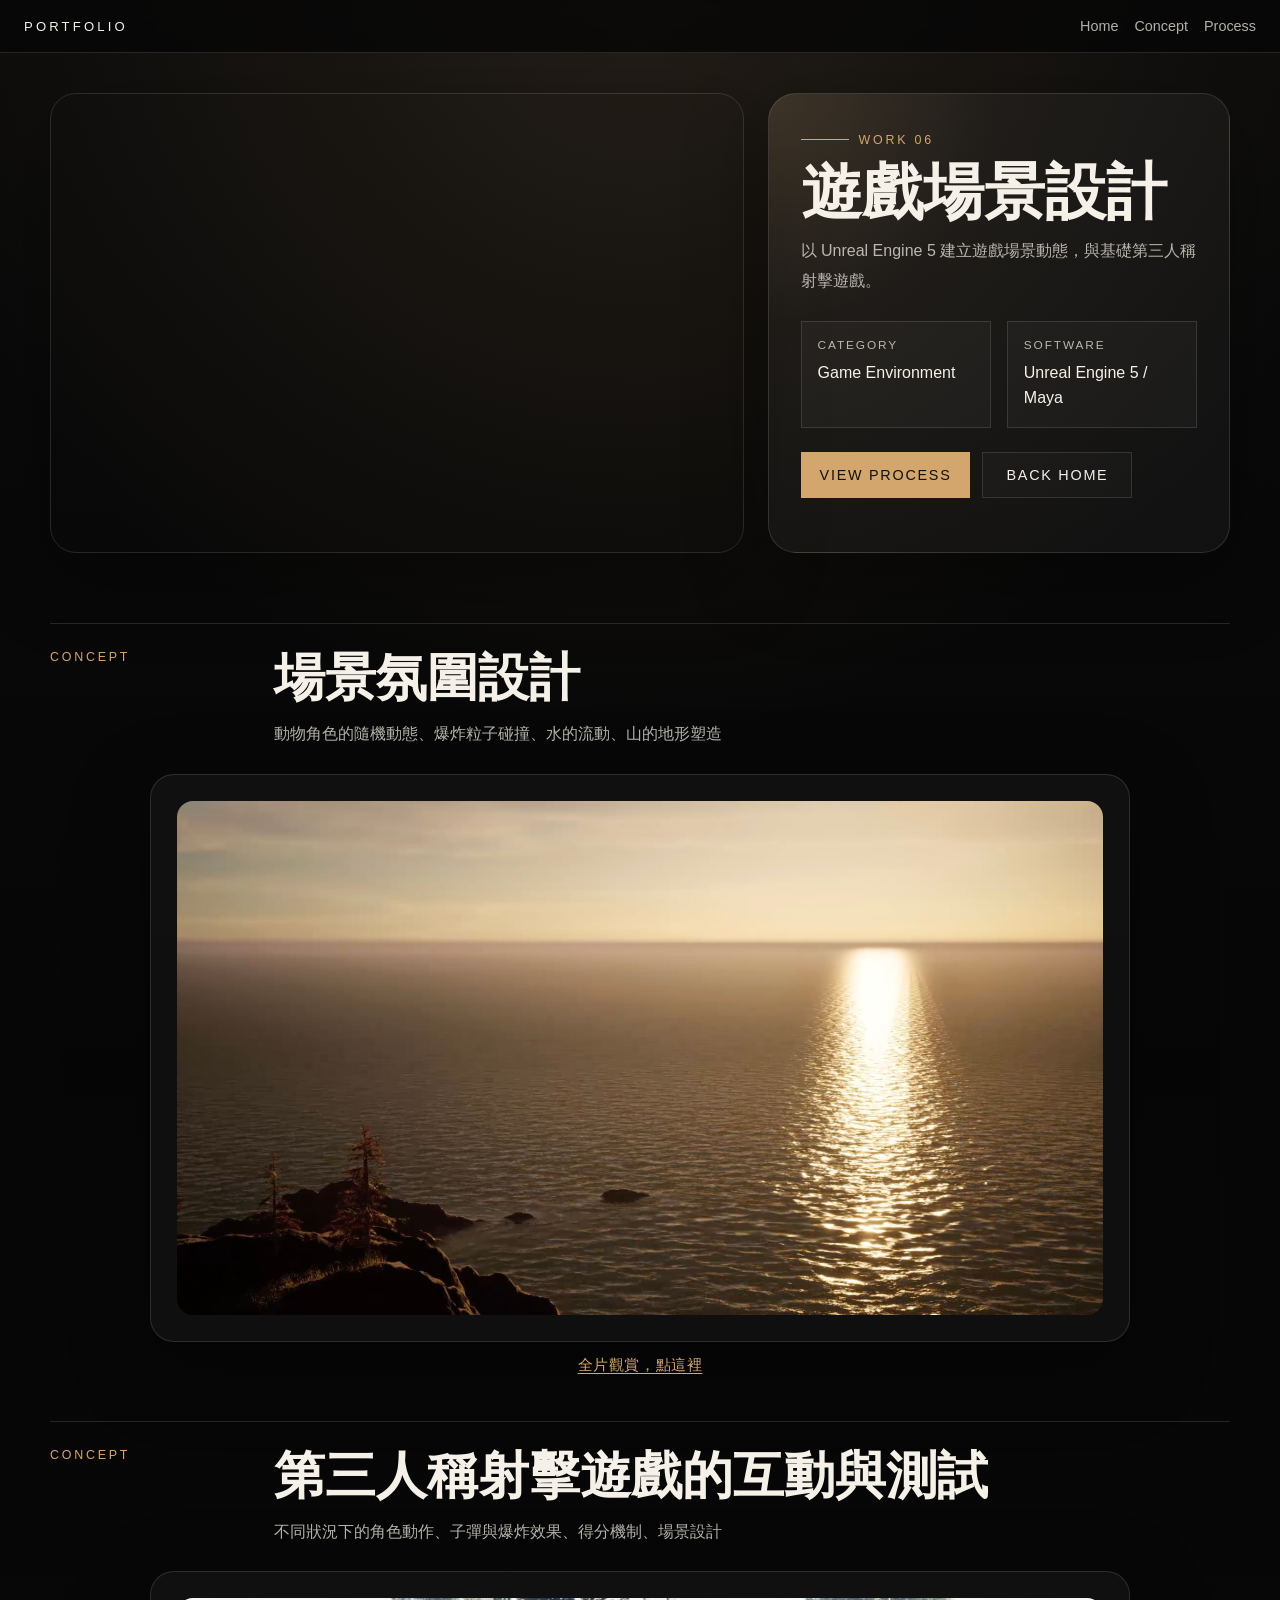
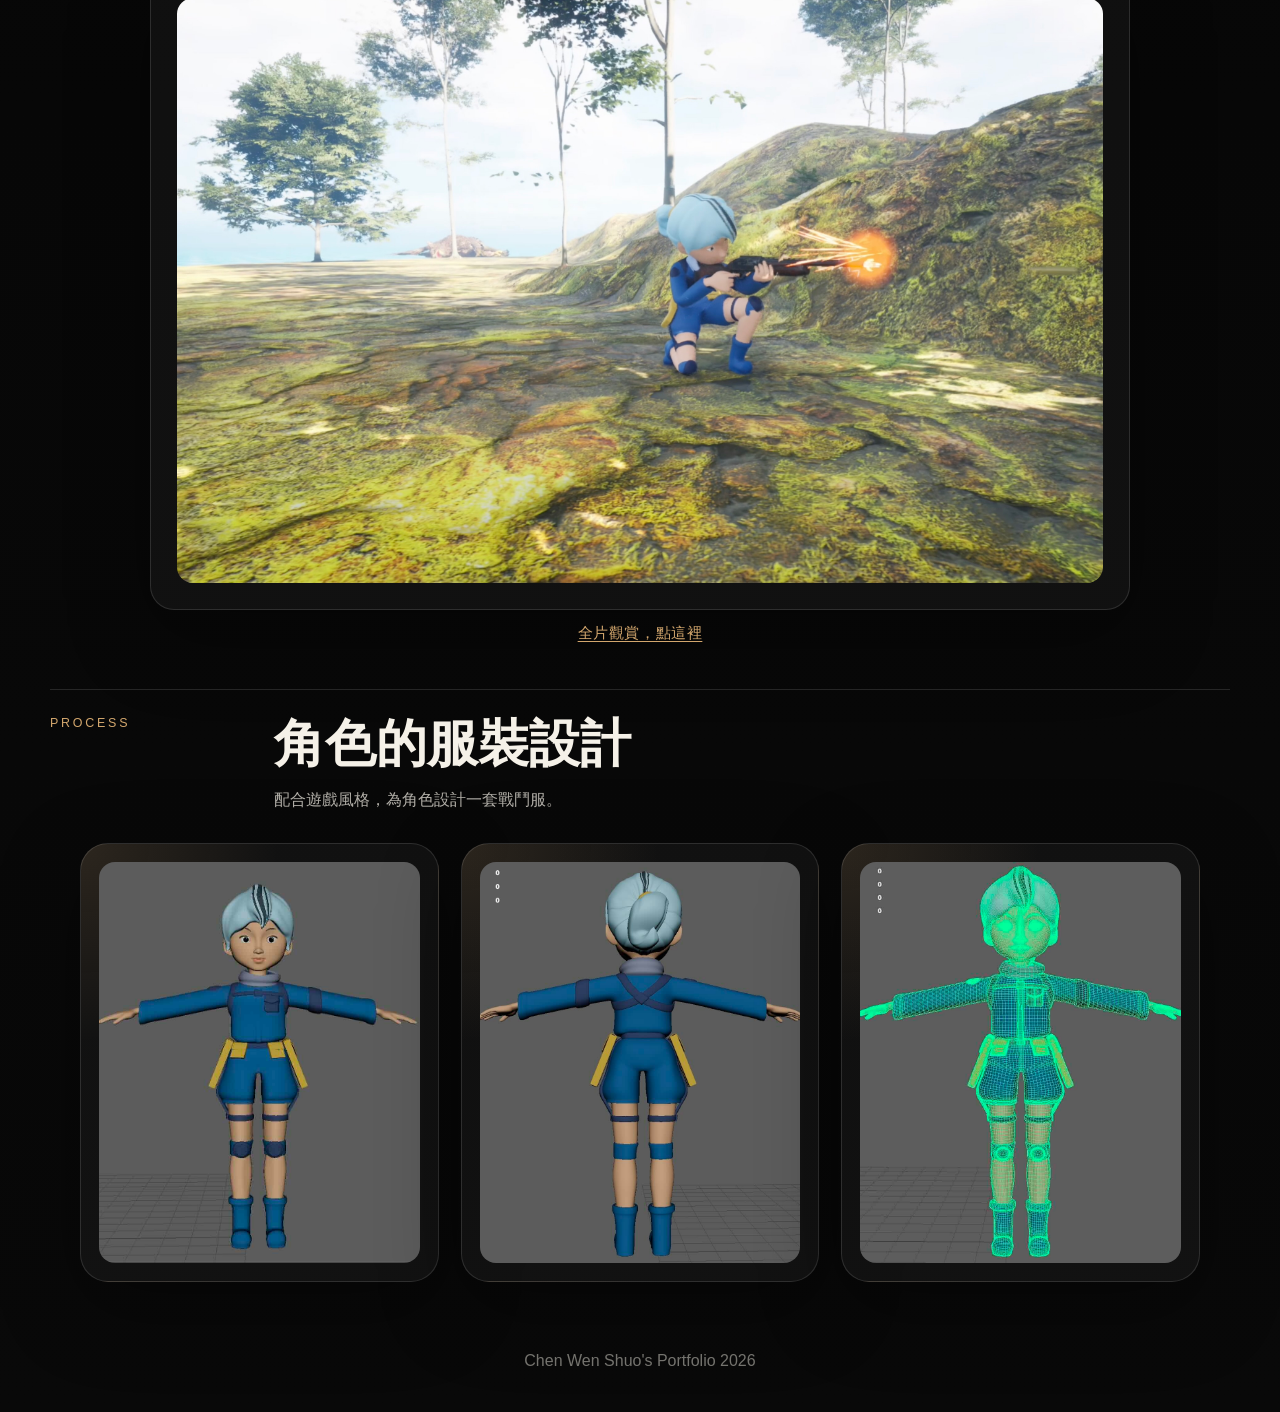
<file: project-06.html>
<!DOCTYPE html>
<html lang="zh-Hant">
<head>
  <meta charset="UTF-8" />
  <meta name="viewport" content="width=device-width, initial-scale=1.0" />
  <title>遊戲場景設計 | Portfolio</title>
  <link rel="stylesheet" href="project-pages.css" />
</head>
<body>
  <header class="topbar">
    <div class="brand">Portfolio</div>
    <nav class="topbar-nav">
      <a href="index.html">Home</a>
      <a href="#concept">Concept</a>
      <a href="#process">Process</a>
    </nav>
  </header>

  <section class="hero">
    <div class="hero-media">
      <video autoplay muted loop playsinline>
        <source src="pictures/game1-2.mp4" type="video/mp4" />
      </video>
    </div>
    <div class="hero-panel">
      <div class="eyebrow">Work 06</div>
      <h1>遊戲場景設計</h1>
      <p class="lead">以 Unreal Engine 5 建立遊戲場景動態，與基礎第三人稱射擊遊戲。</p>
      <div class="meta">
        <div class="meta-card">
          <span>Category</span>
          <strong>Game Environment</strong>
        </div>
        <div class="meta-card">
          <span>Software</span>
          <strong>Unreal Engine 5 / Maya</strong>
        </div>
      </div>
      <div class="actions">
        <a class="button primary" href="#concept">View Process</a>
        <a class="button secondary" href="index.html">Back Home</a>
      </div>
    </div>
  </section>

  <main>
    <section class="section" id="concept">
      <div class="section-head">
        <div class="section-label">Concept</div>
        <div>
          <h2 class="section-title">場景氛圍設計</h2>
          <p class="section-lead">動物角色的隨機動態、爆炸粒子碰撞、水的流動、山的地形塑造</p>
        </div>
      </div>
      <div>
        <article class="panel panel--image panel--image-medium">
          <img src="pictures/game1-1.jpg" alt="場景氛圍設計圖" />
        </article>
        <p class="concept-link-row">
          <a class="concept-link" href="https://youtu.be/wil4mK1CQJ4" target="_blank" rel="noopener noreferrer">全片觀賞，點這裡</a>
        </p>
      </div>
    </section>

    <section class="section">
      <div class="section-head">
        <div class="section-label">Concept</div>
        <div>
          <h2 class="section-title">第三人稱射擊遊戲的互動與測試</h2>
          <p class="section-lead">不同狀況下的角色動作、子彈與爆炸效果、得分機制、場景設計</p>
        </div>
      </div>
      <div>
        <article class="panel panel--image panel--image-medium">
          <img src="pictures/game2.jpg" alt="第三人稱射擊遊戲互動測試圖" />
        </article>
        <p class="concept-link-row">
          <a class="concept-link" href="https://youtu.be/X5OL_Po6X14" target="_blank" rel="noopener noreferrer">全片觀賞，點這裡</a>
        </p>
      </div>
    </section>

    <section class="section" id="process">
      <div class="section-head">
        <div class="section-label">Process</div>
        <div>
          <h2 class="section-title">角色的服裝設計</h2>
          <p class="section-lead">配合遊戲風格，為角色設計一套戰鬥服。</p>
        </div>
      </div>
      <div class="image-triptych">
        <article class="image-stack-card">
          <img src="pictures/game2-1.jpeg" alt="遊戲場景流程圖 1" />
        </article>
        <article class="image-stack-card">
          <img src="pictures/game2-2.jpeg" alt="遊戲場景流程圖 2" />
        </article>
        <article class="image-stack-card">
          <img src="pictures/game2-3.jpeg" alt="遊戲場景流程圖 3" />
        </article>
      </div>
    </section>
  </main>

  <footer>Chen Wen Shuo's Portfolio 2026</footer>
</body>
</html>
</file>
<file: project-pages.css>
:root {
  --bg: #070707;
  --bg-soft: #111111;
  --panel: rgba(255, 255, 255, 0.04);
  --line: rgba(255, 255, 255, 0.12);
  --text: #f5f1e8;
  --muted: rgba(245, 241, 232, 0.72);
  --accent: #d2a66d;
  --shadow: 0 24px 80px rgba(0, 0, 0, 0.36);
}

* {
  box-sizing: border-box;
}

html {
  scroll-behavior: smooth;
}

body {
  margin: 0;
  color: var(--text);
  font-family: "Avenir Next", "PingFang TC", "Noto Sans TC", sans-serif;
  background:
    radial-gradient(circle at top, rgba(210, 166, 109, 0.12), transparent 24%),
    linear-gradient(180deg, #0b0b0b 0%, #060606 35%, #090909 100%);
}

img,
video {
  display: block;
  width: 100%;
}

a {
  color: inherit;
  text-decoration: none;
}

.topbar {
  position: sticky;
  top: 0;
  z-index: 20;
  display: flex;
  justify-content: space-between;
  align-items: center;
  padding: 18px 24px;
  background: rgba(7, 7, 7, 0.82);
  backdrop-filter: blur(12px);
  border-bottom: 1px solid var(--line);
}

.brand {
  font-size: 0.82rem;
  letter-spacing: 0.24em;
  text-transform: uppercase;
}

.topbar-nav {
  display: flex;
  gap: 16px;
  color: var(--muted);
  font-size: 0.9rem;
}

.hero {
  width: min(1180px, calc(100% - 48px));
  margin: 0 auto;
  padding: 40px 0 24px;
  display: grid;
  grid-template-columns: minmax(0, 1.2fr) minmax(300px, 0.8fr);
  gap: 24px;
  align-items: stretch;
}

.hero-media {
  min-height: 460px;
  overflow: hidden;
  border-radius: 26px;
  border: 1px solid var(--line);
  box-shadow: var(--shadow);
}

.hero-media img,
.hero-media video {
  height: 100%;
  object-fit: cover;
}

.hero-panel {
  padding: 32px;
  border-radius: 28px;
  border: 1px solid var(--line);
  background:
    radial-gradient(circle at top left, rgba(210, 166, 109, 0.14), transparent 35%),
    var(--panel);
  box-shadow: var(--shadow);
}

.eyebrow {
  display: inline-flex;
  align-items: center;
  gap: 10px;
  color: var(--accent);
  font-size: 0.78rem;
  letter-spacing: 0.22em;
  text-transform: uppercase;
}

.eyebrow::before {
  content: "";
  width: 48px;
  height: 1px;
  background: currentColor;
}

h1 {
  margin: 16px 0 14px;
  font-family: "Baskerville", "Times New Roman", "Noto Serif TC", serif;
  font-size: clamp(2.4rem, 5vw, 3.8rem);
  line-height: 0.98;
}

.lead {
  margin: 0;
  color: var(--muted);
  line-height: 1.9;
}

.meta {
  display: grid;
  grid-template-columns: repeat(2, minmax(0, 1fr));
  gap: 16px;
  margin-top: 24px;
}

.meta-card {
  padding: 16px;
  border: 1px solid var(--line);
  background: rgba(255, 255, 255, 0.03);
}

.meta-card span {
  display: block;
  margin-bottom: 8px;
  font-size: 0.74rem;
  letter-spacing: 0.16em;
  text-transform: uppercase;
  color: var(--muted);
}

.meta-card strong {
  font-size: 1rem;
  font-weight: 500;
  line-height: 1.6;
}

.actions {
  display: flex;
  gap: 12px;
  flex-wrap: wrap;
  margin-top: 24px;
}

.button {
  display: inline-flex;
  align-items: center;
  justify-content: center;
  min-width: 150px;
  padding: 14px 18px;
  border: 1px solid transparent;
  font-size: 0.9rem;
  letter-spacing: 0.12em;
  text-transform: uppercase;
  transition: transform 0.3s ease;
}

.button:hover {
  transform: translateY(-2px);
}

.button.primary {
  background: var(--accent);
  color: #111;
}

.button.secondary {
  border-color: var(--line);
  background: rgba(255, 255, 255, 0.02);
}

main {
  width: min(1180px, calc(100% - 48px));
  margin: 0 auto;
  padding-bottom: 52px;
}

.section {
  padding: 46px 0 0;
}

.section-head {
  display: grid;
  grid-template-columns: 200px minmax(0, 1fr);
  gap: 24px;
  margin-bottom: 24px;
  padding-top: 26px;
  border-top: 1px solid var(--line);
}

.section-label {
  color: var(--accent);
  font-size: 0.78rem;
  letter-spacing: 0.22em;
  text-transform: uppercase;
}

.section-title {
  margin: 0;
  font-family: "Baskerville", "Times New Roman", "Noto Serif TC", serif;
  font-size: clamp(2rem, 4.4vw, 3.2rem);
  line-height: 1.08;
}

.section-lead {
  margin: 14px 0 0;
  color: var(--muted);
  line-height: 1.9;
}

.grid-2 {
  display: grid;
  grid-template-columns: repeat(2, minmax(0, 1fr));
  gap: 22px;
}

.panel {
  padding: 26px;
  border-radius: 24px;
  border: 1px solid var(--line);
  background: var(--panel);
  box-shadow: var(--shadow);
}

.panel p {
  margin: 0;
  color: var(--muted);
  line-height: 1.9;
}

.concept-link-row {
  margin: 14px 8px 0;
  text-align: center;
}

.concept-link {
  color: var(--accent);
  font-size: 0.92rem;
  letter-spacing: 0.04em;
  text-decoration: underline;
  text-underline-offset: 0.2em;
}

.panel img {
  width: 100%;
  height: auto;
  object-fit: contain;
  border-radius: 16px;
}

.panel video {
  display: block;
  width: 100%;
  aspect-ratio: 16 / 9;
  object-fit: cover;
  border-radius: 16px;
  background: #000;
}

.panel--image {
  max-width: 960px;
  margin: 0 auto;
}

.panel--image-wide {
  max-width: 1120px;
}

.panel--image-medium {
  max-width: 980px;
}

.carousel-16x9 img {
  aspect-ratio: 16 / 9;
  object-fit: cover;
}

.carousel-16x9-tall img {
  aspect-ratio: 16 / 11.5;
}

.image-carousel {
  position: relative;
  overflow: hidden;
}

.carousel-frame {
  position: relative;
}

.carousel-slide {
  display: none;
  position: relative;
}

.carousel-slide.is-active {
  display: block;
}

.carousel-caption {
  margin: 16px 0 0 auto;
  display: block;
  max-width: 100%;
  width: fit-content;
  padding: 0;
  color: rgba(245, 241, 232, 0.64);
  font-size: 1rem;
  line-height: 1.9;
  font-family: "Avenir Next", "PingFang TC", "Noto Sans TC", sans-serif;
  text-align: right;
  white-space: nowrap;
}

.carousel-button {
  position: absolute;
  top: 50%;
  right: 18px;
  transform: translateY(-50%);
  width: 46px;
  height: 46px;
  border: 1px solid rgba(255, 255, 255, 0.18);
  border-radius: 999px;
  background: transparent;
  color: var(--text);
  font-size: 1.4rem;
  line-height: 1;
  cursor: pointer;
  backdrop-filter: blur(12px);
  transition: background 0.25s ease, transform 0.25s ease;
}

.carousel-button:hover {
  background: rgba(210, 166, 109, 0.78);
  color: #111;
}

.carousel-dots {
  display: flex;
  justify-content: center;
  gap: 10px;
  margin-top: 16px;
}

.carousel-dot {
  width: 8px;
  height: 8px;
  border-radius: 999px;
  background: rgba(255, 255, 255, 0.24);
  transition: transform 0.25s ease, background 0.25s ease;
}

.carousel-dot.is-active {
  background: var(--accent);
  transform: scale(1.15);
}

.process {
  display: grid;
  grid-template-columns: repeat(3, minmax(0, 1fr));
  gap: 18px;
}

.video-layout {
  display: grid;
  grid-template-columns: minmax(0, 1fr) 280px;
  gap: 26px;
  align-items: stretch;
}

.rigging-media {
  display: grid;
  grid-template-columns: repeat(2, minmax(0, 1fr));
  gap: 22px;
}

.rigging-image {
  padding: 20px;
  overflow: hidden;
  border-radius: 28px;
  border: 1px solid var(--line);
  background:
    radial-gradient(circle at top left, rgba(210, 166, 109, 0.14), transparent 35%),
    var(--panel);
  box-shadow: var(--shadow);
}

.rigging-image img {
  display: block;
  width: 100%;
  aspect-ratio: 1 / 1;
  object-fit: cover;
  border-radius: 16px;
}

.process-media {
  display: grid;
  grid-template-columns: repeat(2, minmax(0, 1fr));
  gap: 22px;
  max-width: 960px;
  margin: 0 auto;
}

.image-pair {
  display: grid;
  grid-template-columns: repeat(2, minmax(0, 1fr));
  gap: 22px;
  max-width: 1120px;
  margin: 28px auto 0;
}

.image-pair--natural {
  grid-template-columns: repeat(2, auto);
  justify-content: center;
  max-width: 980px;
}

.image-card {
  padding: 14px 10px;
  overflow: hidden;
  border-radius: 28px;
  border: 1px solid var(--line);
  background:
    radial-gradient(circle at top left, rgba(210, 166, 109, 0.14), transparent 35%),
    var(--panel);
  box-shadow: var(--shadow);
}

.image-pair--natural .image-card {
  width: fit-content;
  padding: 14px 10px;
  justify-self: center;
}

.image-card img {
  display: block;
  width: 100%;
  aspect-ratio: 16 / 9;
  object-fit: cover;
  border-radius: 16px;
}

.image-card--natural img {
  aspect-ratio: auto;
  height: 360px;
  width: auto;
  max-width: 100%;
  object-fit: contain;
  margin: 0 auto;
}

.image-stack-vertical {
  display: grid;
  grid-template-columns: 1fr;
  gap: 22px;
  max-width: 760px;
  margin: 28px auto 0;
}

.image-triptych {
  display: grid;
  grid-template-columns: repeat(3, minmax(0, 1fr));
  gap: 22px;
  max-width: 1120px;
  margin: 28px auto 0;
}

.image-stack-card {
  padding: 18px;
  overflow: hidden;
  border-radius: 28px;
  border: 1px solid var(--line);
  background:
    radial-gradient(circle at top left, rgba(210, 166, 109, 0.14), transparent 35%),
    var(--panel);
  box-shadow: var(--shadow);
}

.image-stack-card img {
  display: block;
  width: 100%;
  aspect-ratio: 4 / 5;
  object-fit: cover;
  border-radius: 16px;
}

.subsection-label {
  width: min(1120px, 100%);
  margin: 28px auto 0;
  color: var(--accent);
  font-size: 0.78rem;
  letter-spacing: 0.22em;
  text-transform: uppercase;
}

.video-note {
  padding: 22px;
  border-radius: 24px;
  border: 1px solid var(--line);
  background: rgba(255, 255, 255, 0.03);
  box-shadow: var(--shadow);
}

.video-note h3 {
  margin: 0 0 12px;
  font-size: 1.1rem;
}

.video-note p {
  margin: 0;
  color: var(--muted);
  line-height: 1.8;
  font-size: 0.95rem;
}

.video-note a {
  color: var(--accent);
  text-decoration: underline;
  text-underline-offset: 0.18em;
}

.step {
  padding: 22px;
  border-radius: 22px;
  border: 1px solid var(--line);
  background: rgba(255, 255, 255, 0.03);
}

.step-number {
  display: inline-block;
  margin-bottom: 12px;
  color: var(--accent);
  font-size: 0.76rem;
  letter-spacing: 0.18em;
  text-transform: uppercase;
}

.step h3 {
  margin: 0 0 10px;
  font-size: 1.2rem;
}

.step p {
  margin: 0;
  color: var(--muted);
  line-height: 1.8;
}

.gallery {
  display: grid;
  grid-template-columns: repeat(3, minmax(0, 1fr));
  gap: 18px;
}

.Animation {
  display: grid;
  grid-template-columns: repeat(3, minmax(0, 1fr));
  gap: 18px;
}

.gallery figure {
  margin: 0;
  overflow: hidden;
  border-radius: 22px;
  border: 1px solid var(--line);
  background: rgba(255, 255, 255, 0.03);
}

.Animation figure {
  margin: 0;
  padding: 18px;
  overflow: hidden;
  border-radius: 28px;
  border: 1px solid var(--line);
  background:
    radial-gradient(circle at top left, rgba(210, 166, 109, 0.14), transparent 35%),
    var(--panel);
  box-shadow: var(--shadow);
}

.gallery img {
  aspect-ratio: 4 / 3;
  object-fit: cover;
}

.gallery video {
  display: block;
  width: 100%;
  aspect-ratio: 4 / 3;
  object-fit: cover;
  background: #000;
}

.Animation video {
  display: block;
  width: 100%;
  aspect-ratio: 4 / 3;
  object-fit: cover;
  background: #000;
  border-radius: 16px;
}

.gallery figcaption {
  padding: 14px 16px 16px;
  color: var(--muted);
  line-height: 1.7;
  font-size: 0.94rem;
}

.Animation figcaption {
  padding: 14px 2px 2px;
  color: var(--muted);
  line-height: 1.7;
  font-size: 0.94rem;
}

.accent-note {
  display: block;
  margin-top: 8px;
  color: var(--accent);
}

footer {
  width: min(1180px, calc(100% - 48px));
  margin: 0 auto;
  padding: 18px 0 42px;
  text-align: center;
  color: rgba(245, 241, 232, 0.46);
}

@media (max-width: 980px) {
  .hero,
  .section-head,
  .grid-2,
  .process,
  .gallery,
  .Animation,
  .video-layout,
  .process-media,
  .image-pair,
  .image-triptych {
    grid-template-columns: 1fr;
  }
}

@media (max-width: 720px) {
  .topbar {
    padding: 16px 18px;
  }

  .hero,
  main,
  footer {
    width: min(100% - 36px, 1180px);
  }

  .hero {
    padding-top: 28px;
  }

  .hero-media {
    min-height: 320px;
  }

  .hero-panel,
  .panel,
  .step {
    padding: 22px;
  }

  .meta {
    grid-template-columns: 1fr;
  }

  .button {
    width: 100%;
  }
}
</file>
